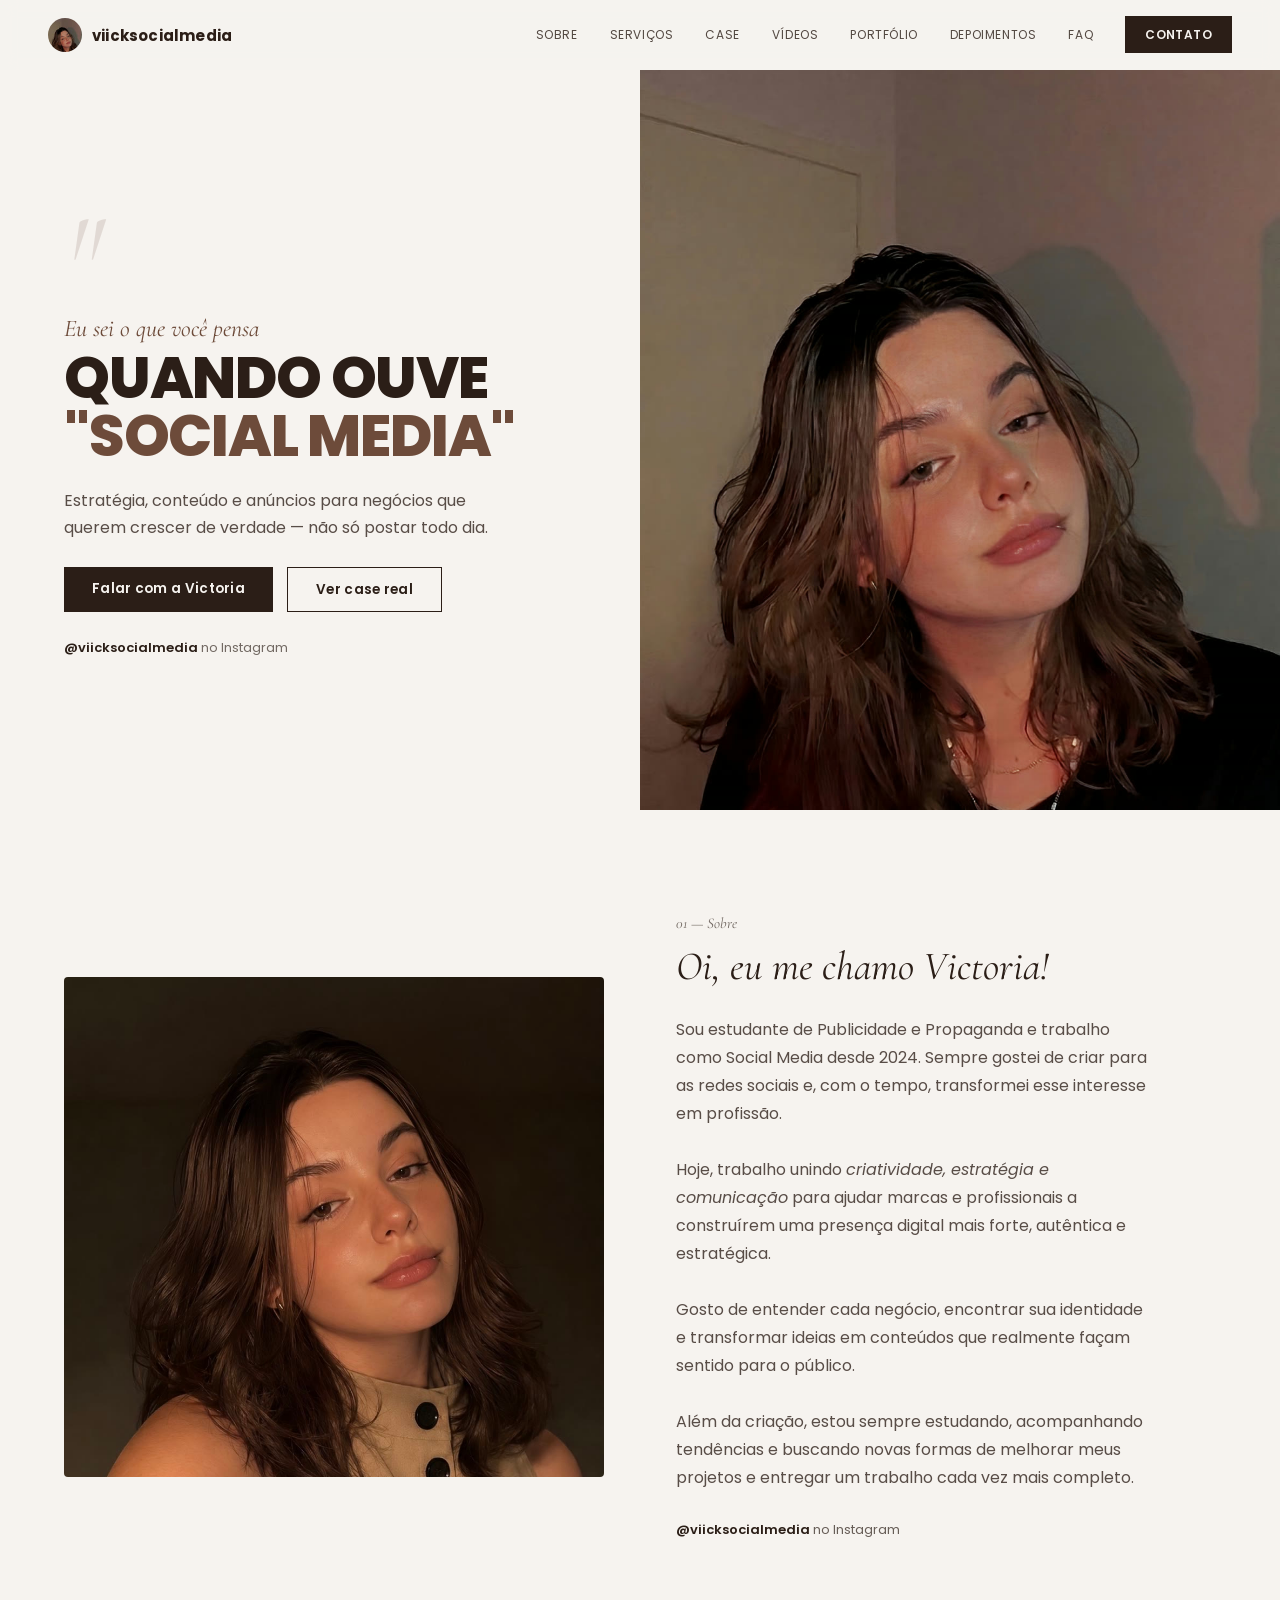
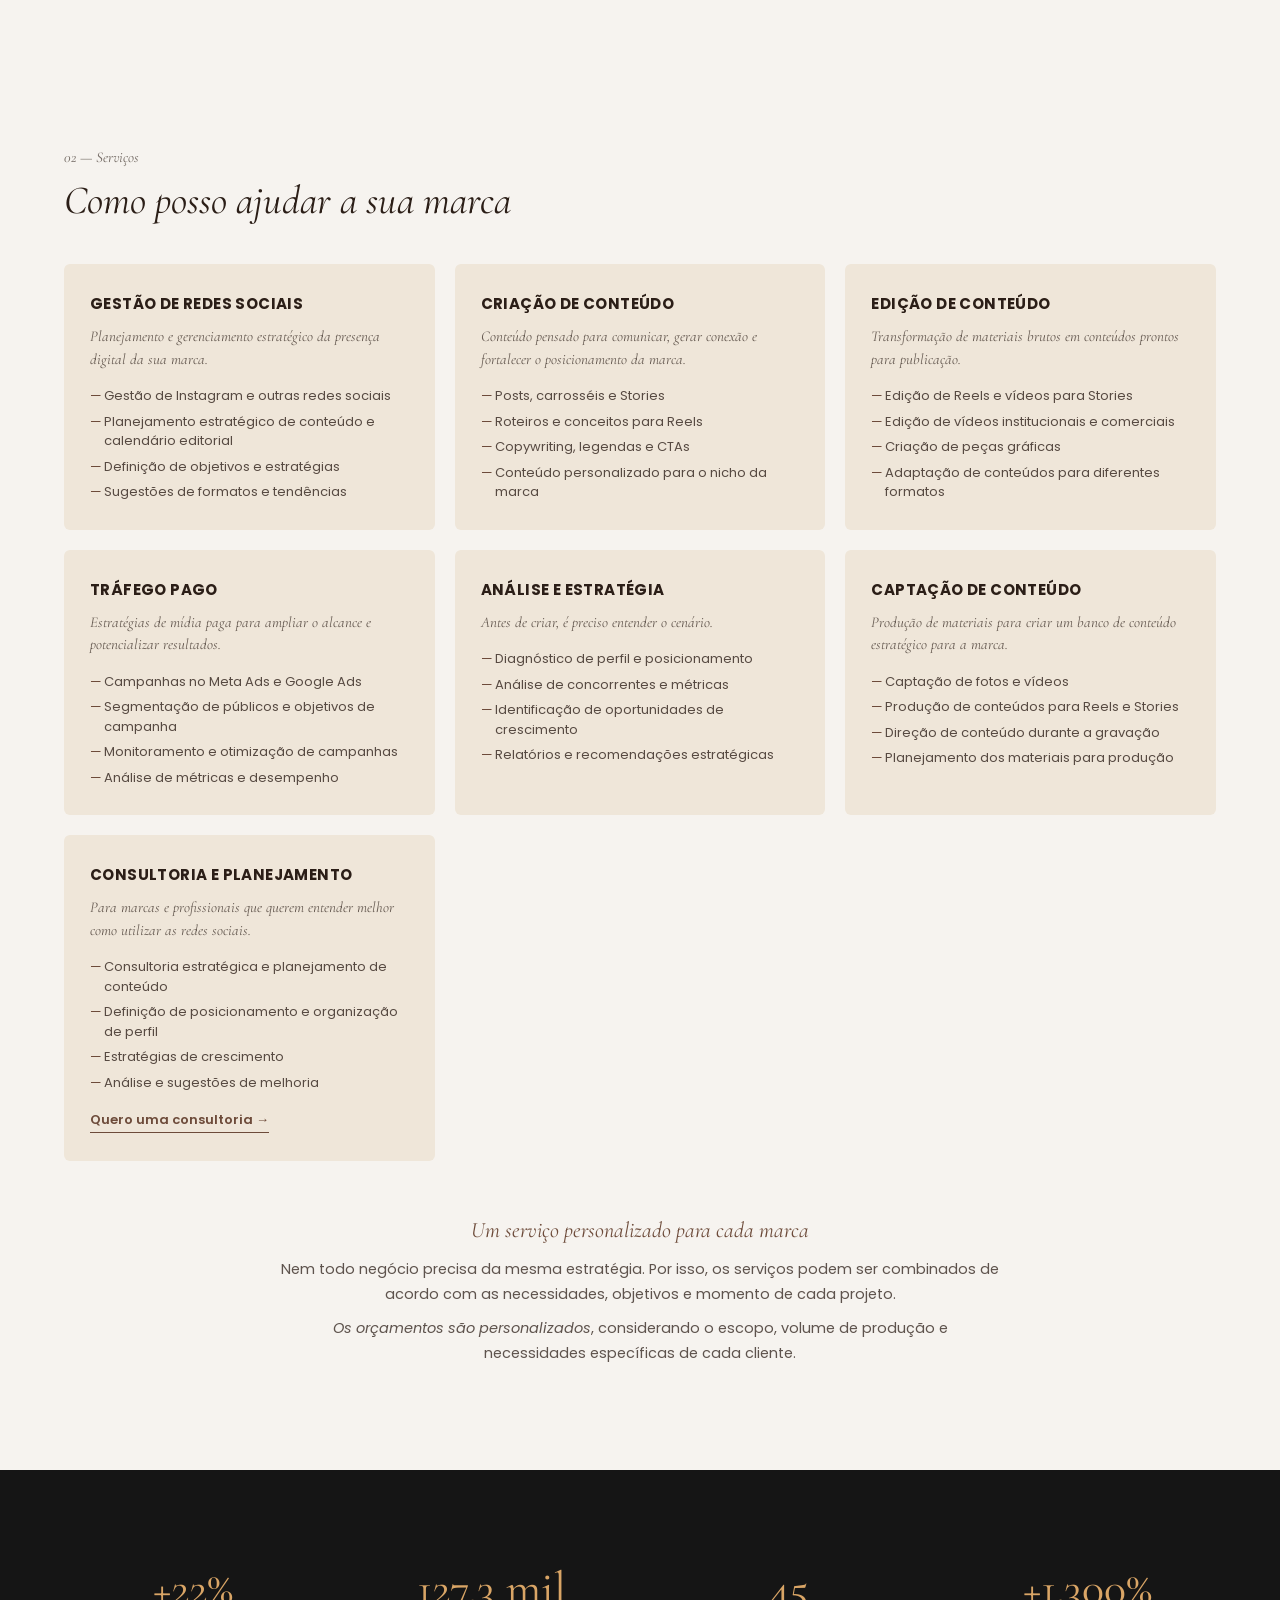
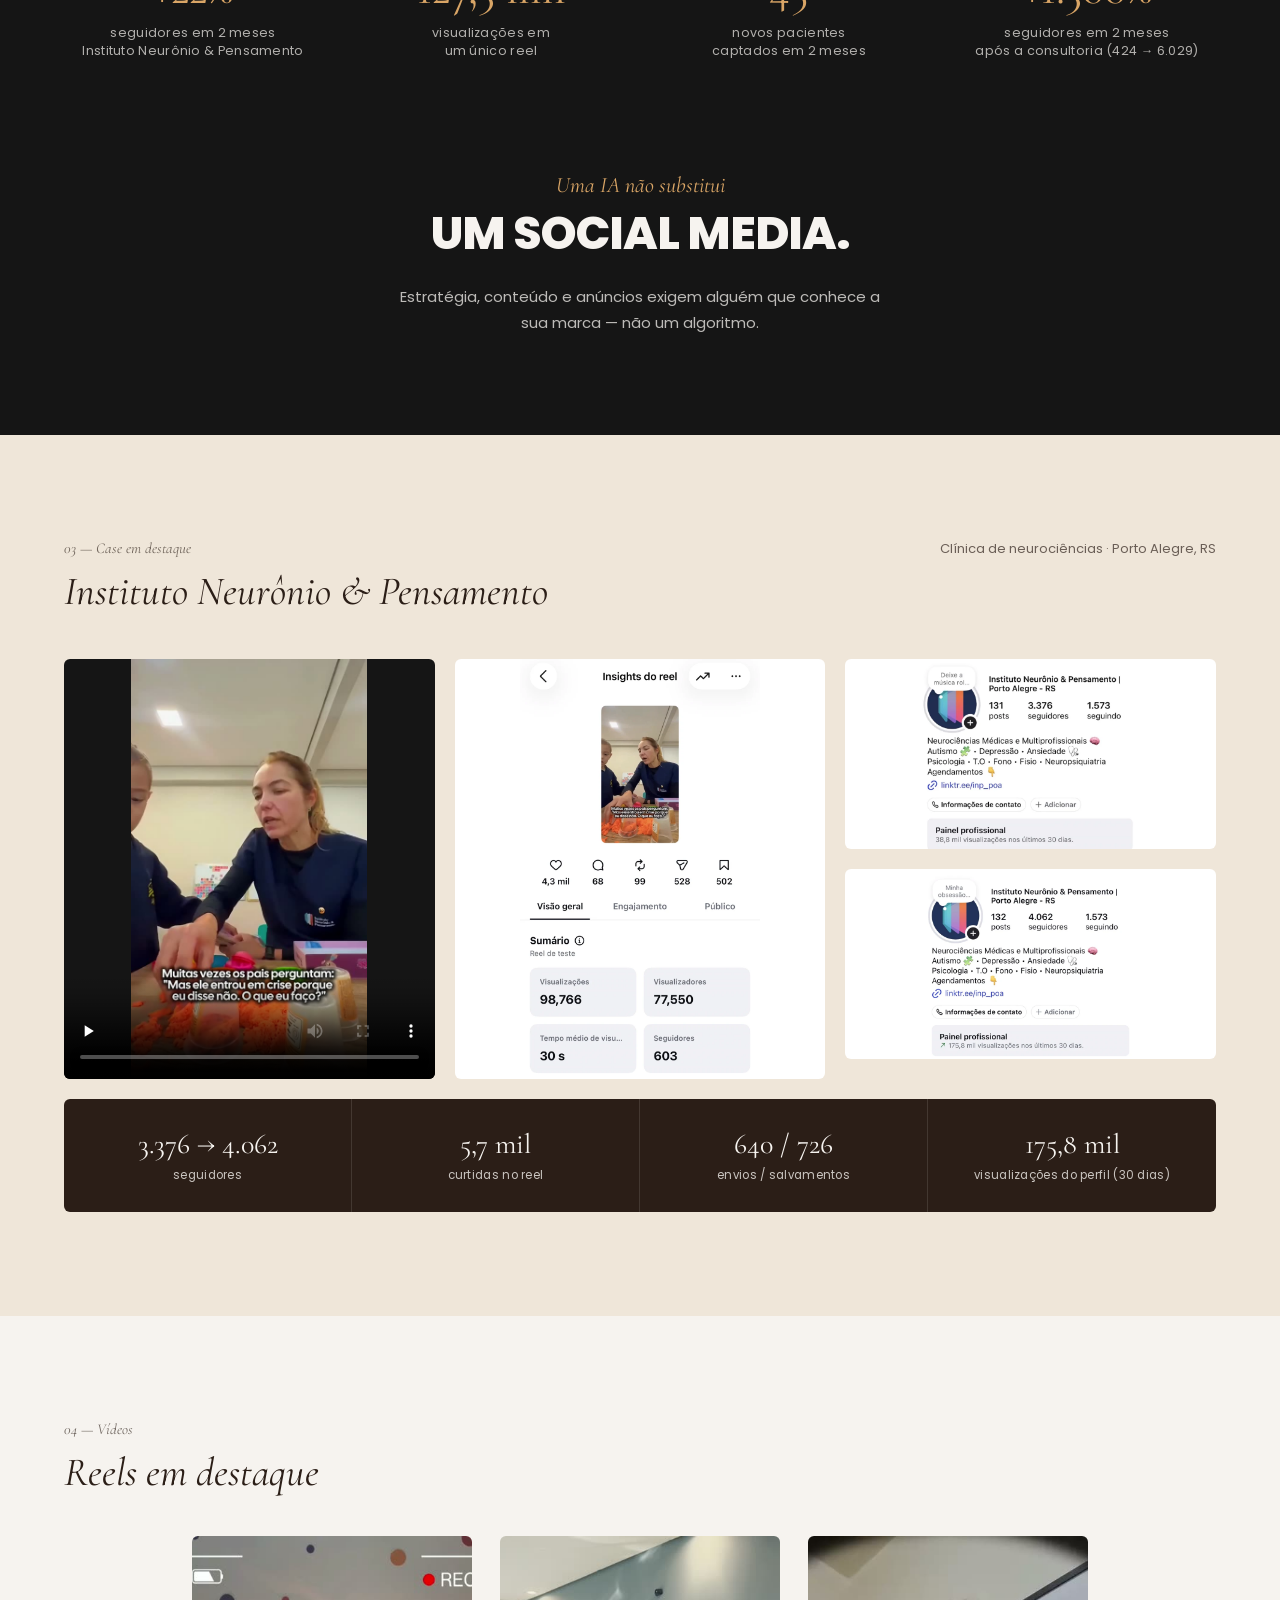
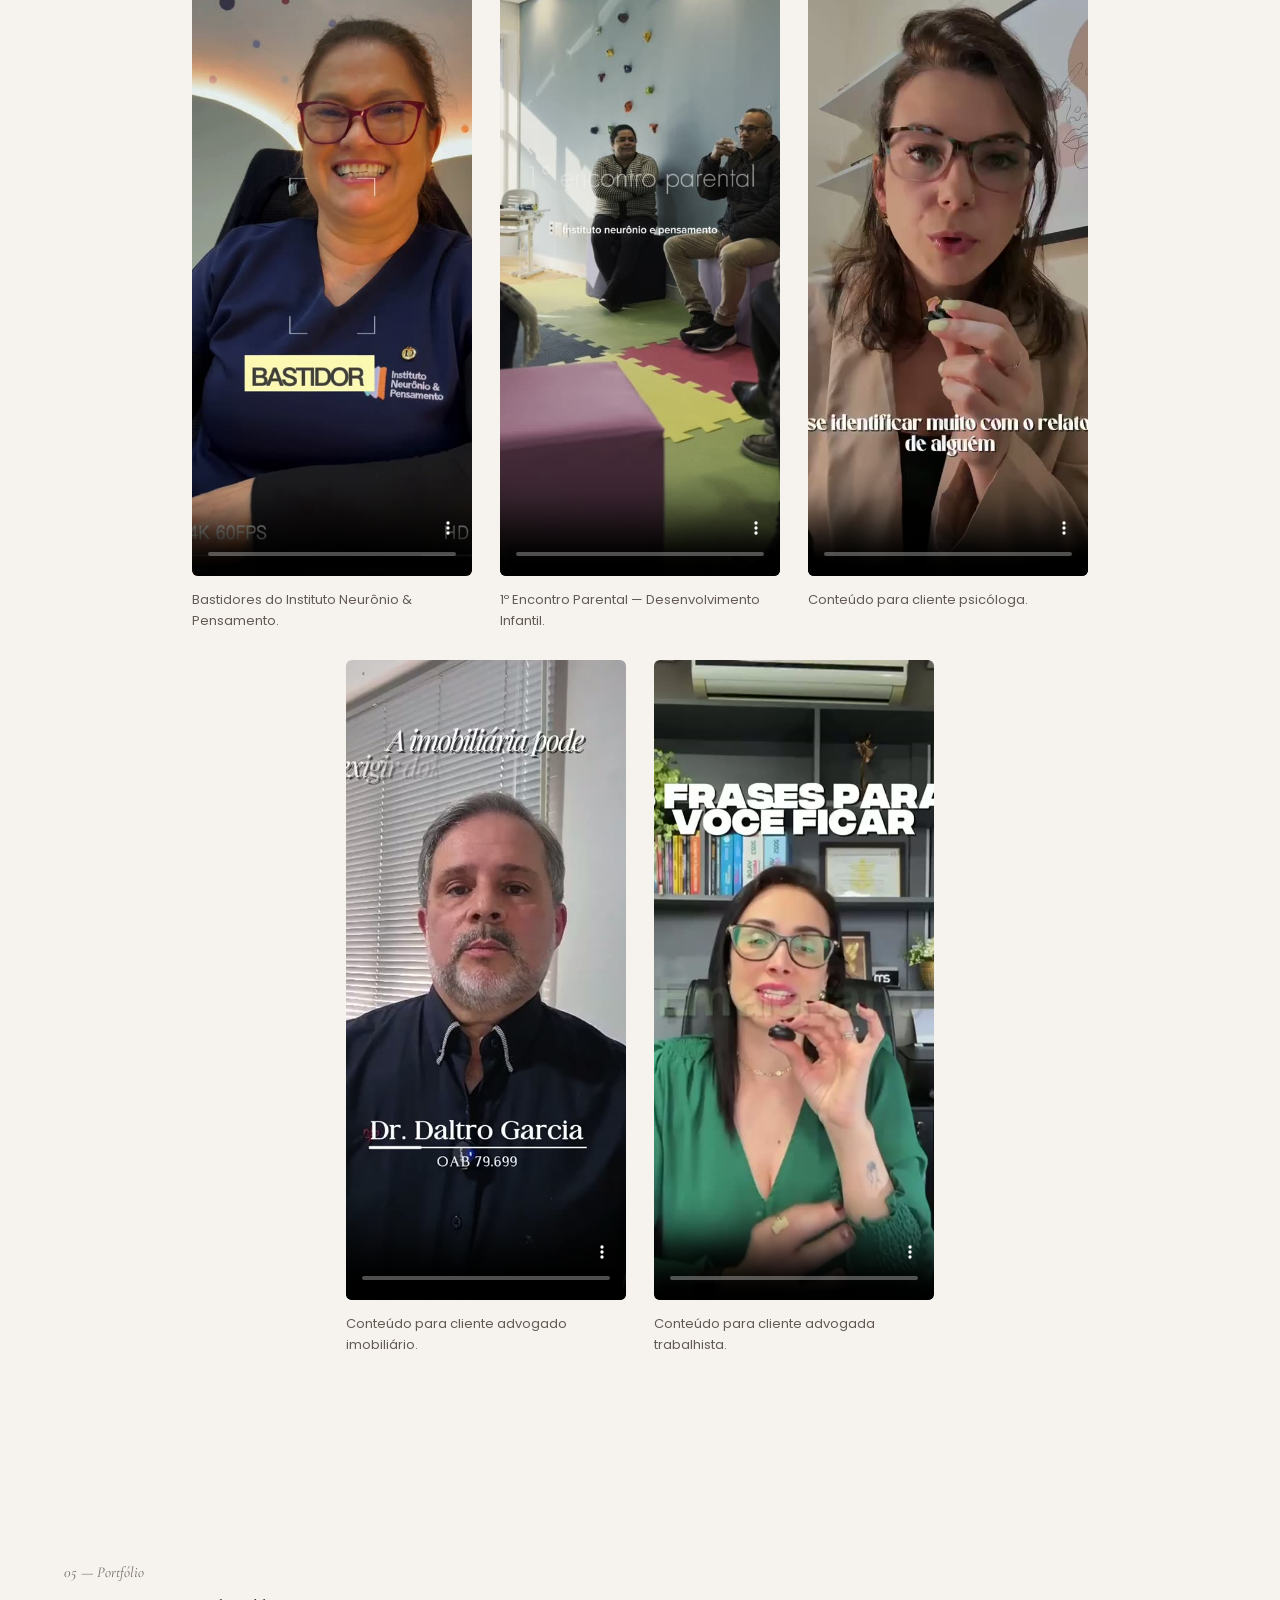
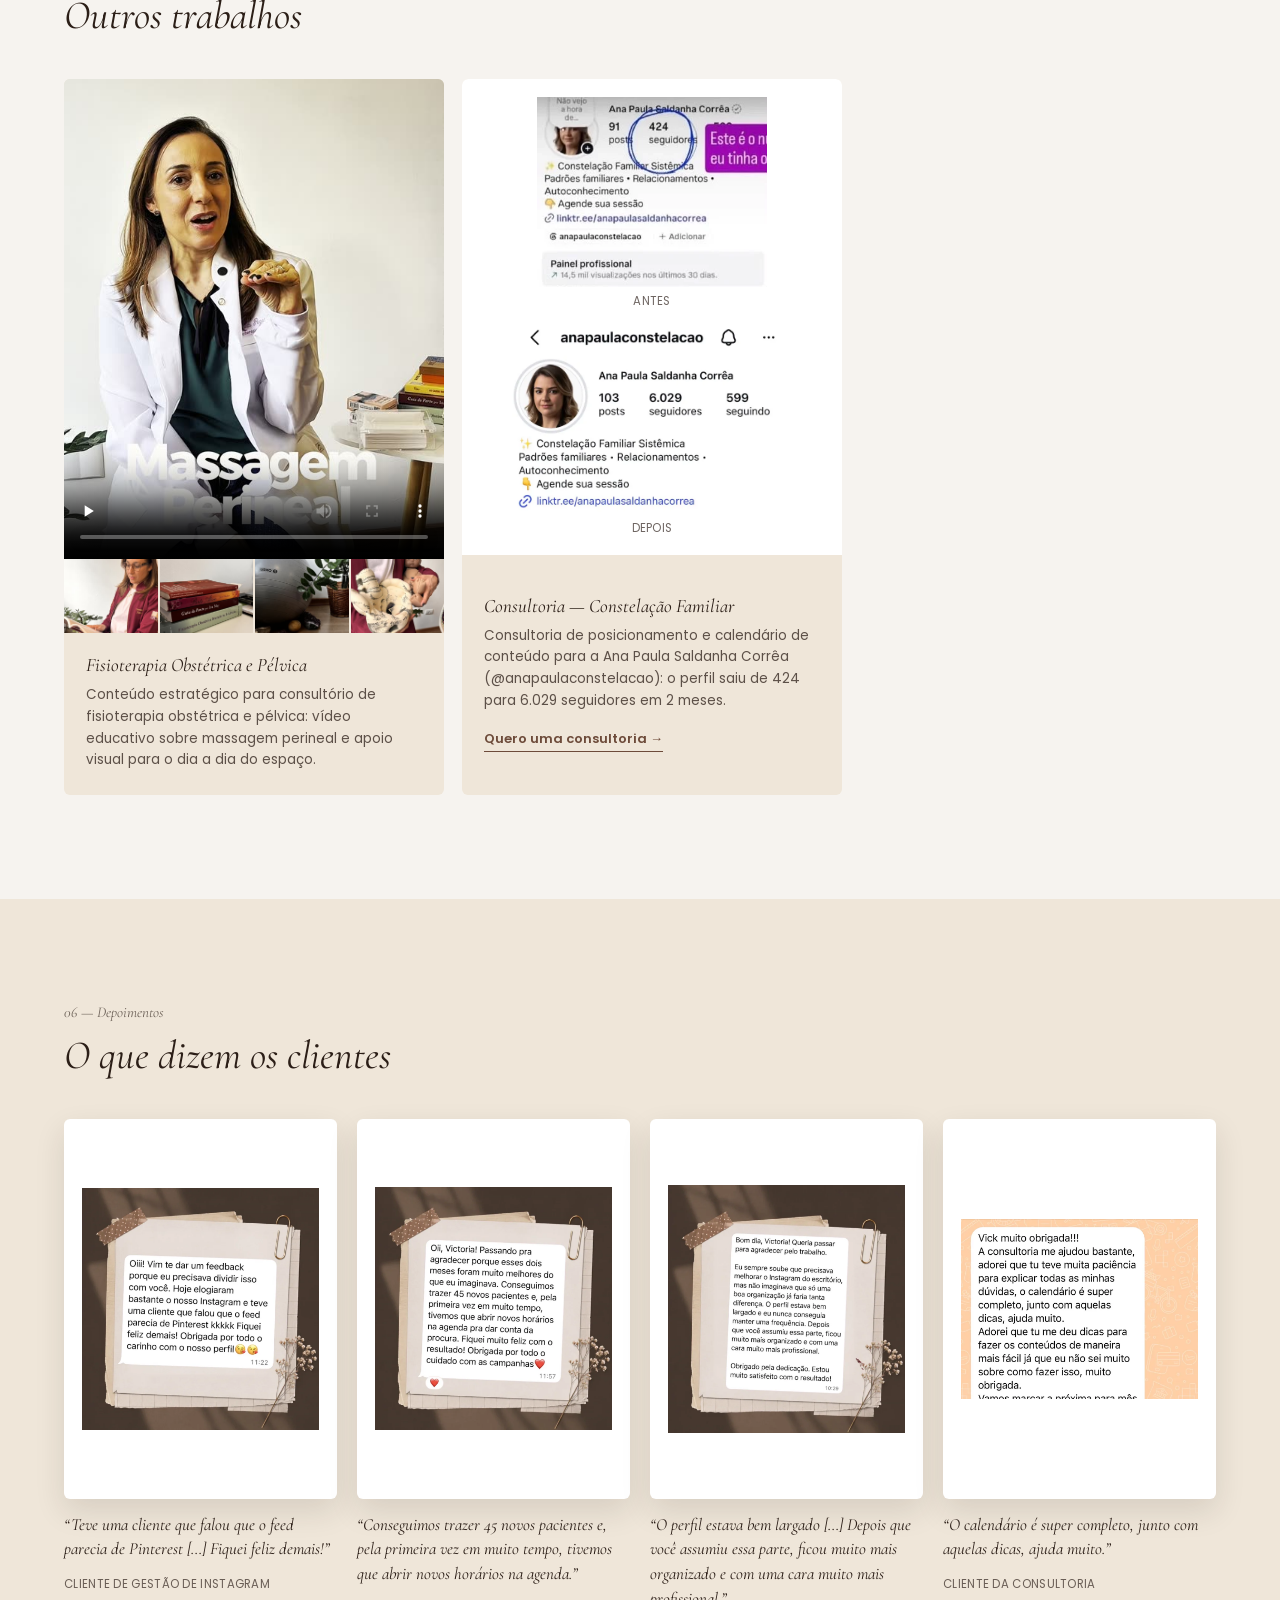
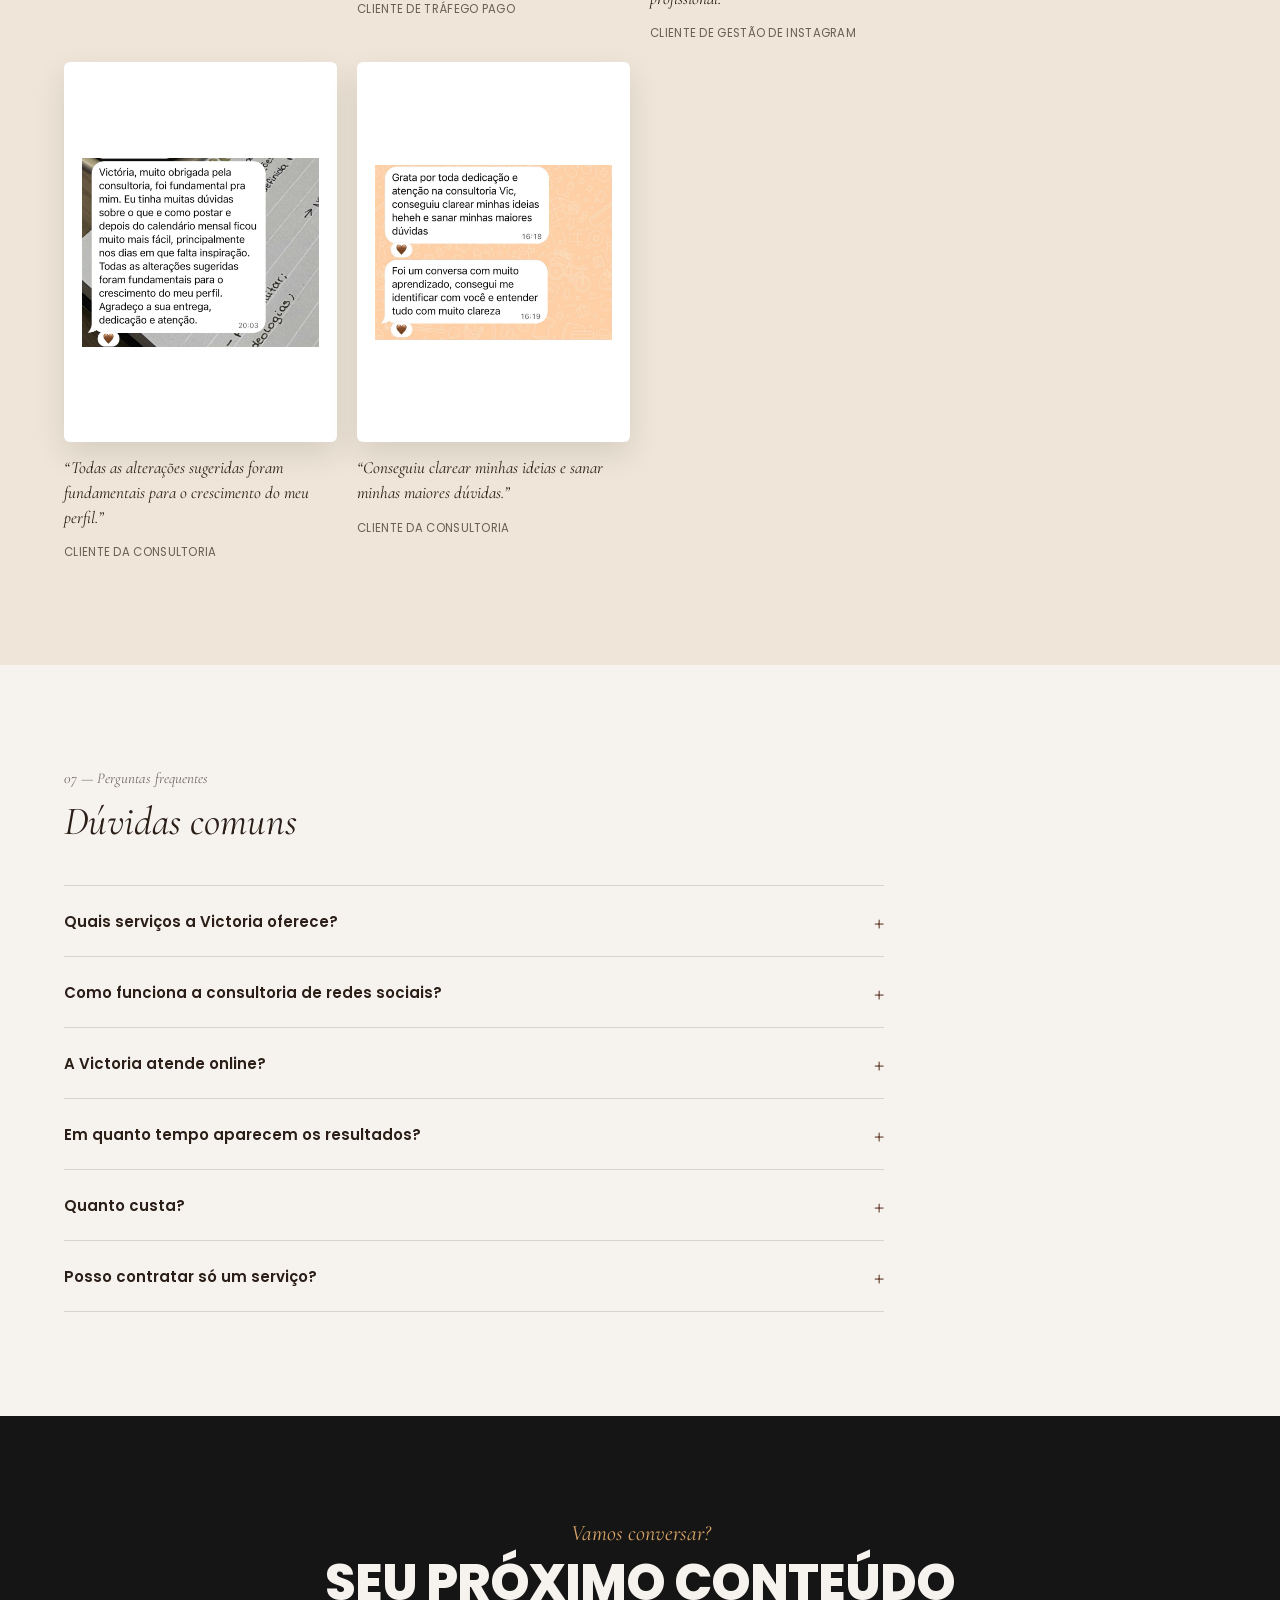
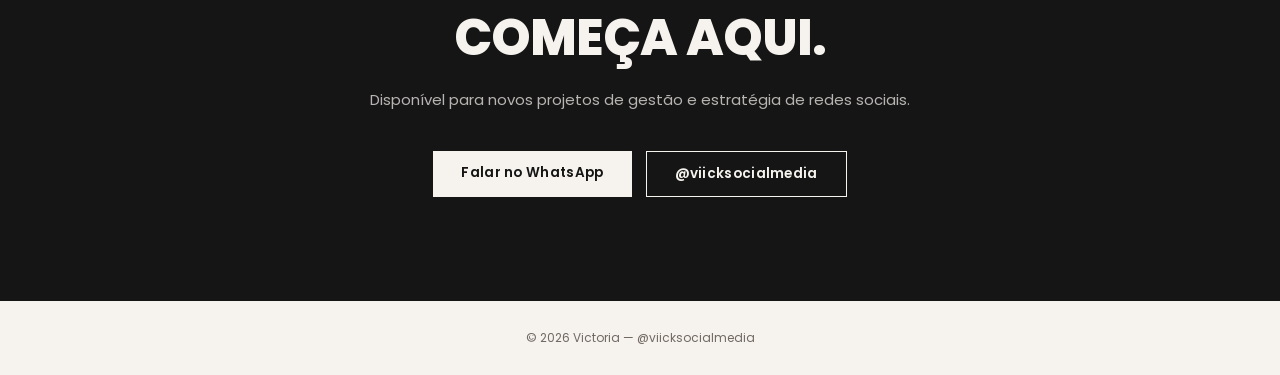
<file: index.html>
<!DOCTYPE html>
<html lang="pt-BR">
<head>
  <meta charset="UTF-8">
  <meta name="viewport" content="width=device-width, initial-scale=1">
  <title>Victoria — Social Media Manager | @viicksocialmedia</title>
  <meta name="description" content="Estratégia, conteúdo e anúncios para negócios que querem crescer de verdade. Social media manager — @viicksocialmedia.">
  <link rel="canonical" href="https://victoria-social-media-site.vercel.app/">

  <link rel="icon" href="assets/victoria-avatar.jpg" type="image/jpeg">
  <link rel="apple-touch-icon" href="assets/victoria-avatar.jpg">

  <meta property="og:type" content="website">
  <meta property="og:locale" content="pt_BR">
  <meta property="og:url" content="https://victoria-social-media-site.vercel.app/">
  <meta property="og:title" content="Victoria — Social Media Manager | @viicksocialmedia">
  <meta property="og:description" content="Estratégia, conteúdo e anúncios para negócios que querem crescer de verdade. Social media manager — @viicksocialmedia.">
  <meta property="og:image" content="https://victoria-social-media-site.vercel.app/assets/og-image.jpg">
  <meta property="og:image:width" content="1200">
  <meta property="og:image:height" content="630">
  <meta property="og:image:alt" content="Victoria, Social Media Manager — @viicksocialmedia">
  <meta name="twitter:card" content="summary_large_image">

  <link rel="preconnect" href="https://fonts.googleapis.com">
  <link rel="preconnect" href="https://fonts.gstatic.com" crossorigin>
  <link rel="stylesheet" href="https://fonts.googleapis.com/css2?family=Cormorant+Garamond:ital,wght@0,400;0,500;0,600;1,400;1,500;1,600&family=Poppins:wght@300;400;500;600;700;800&display=swap">
  <link rel="preload" as="image" href="assets/victoria-hero.jpg" fetchpriority="high">
  <link rel="stylesheet" href="src/styles/tokens.css">
  <link rel="stylesheet" href="src/styles/main.css">

  <script type="application/ld+json">
  {
    "@context": "https://schema.org",
    "@type": "Person",
    "name": "Victoria",
    "alternateName": "@viicksocialmedia",
    "jobTitle": "Social Media Manager",
    "description": "Estratégia, conteúdo e anúncios para negócios que querem crescer de verdade.",
    "url": "https://victoria-social-media-site.vercel.app/",
    "image": "https://victoria-social-media-site.vercel.app/assets/victoria-hero.jpg",
    "sameAs": [
      "https://www.instagram.com/viicksocialmedia/"
    ],
    "knowsAbout": [
      "Gestão de redes sociais",
      "Criação de conteúdo",
      "Edição de conteúdo",
      "Tráfego pago",
      "Análise e estratégia de redes sociais",
      "Captação de conteúdo",
      "Consultoria em redes sociais"
    ]
  }
  </script>
  <script type="application/ld+json">
  {
    "@context": "https://schema.org",
    "@type": "ProfessionalService",
    "name": "Victoria — Social Media Manager",
    "alternateName": "@viicksocialmedia",
    "url": "https://victoria-social-media-site.vercel.app/",
    "image": "https://victoria-social-media-site.vercel.app/assets/og-image.jpg",
    "description": "Gestão de redes sociais, criação e edição de conteúdo, tráfego pago, captação e consultoria para negócios que querem crescer de verdade.",
    "areaServed": {
      "@type": "Country",
      "name": "Brasil"
    },
    "telephone": "+55 55 9625-3172",
    "sameAs": [
      "https://www.instagram.com/viicksocialmedia/"
    ],
    "priceRange": "Sob orçamento",
    "hasOfferCatalog": {
      "@type": "OfferCatalog",
      "name": "Serviços",
      "itemListElement": [
        {
          "@type": "Offer",
          "itemOffered": {
            "@type": "Service",
            "name": "Gestão de Redes Sociais"
          }
        },
        {
          "@type": "Offer",
          "itemOffered": {
            "@type": "Service",
            "name": "Criação de Conteúdo"
          }
        },
        {
          "@type": "Offer",
          "itemOffered": {
            "@type": "Service",
            "name": "Edição de Conteúdo"
          }
        },
        {
          "@type": "Offer",
          "itemOffered": {
            "@type": "Service",
            "name": "Tráfego Pago"
          }
        },
        {
          "@type": "Offer",
          "itemOffered": {
            "@type": "Service",
            "name": "Análise e Estratégia"
          }
        },
        {
          "@type": "Offer",
          "itemOffered": {
            "@type": "Service",
            "name": "Captação de Conteúdo"
          }
        },
        {
          "@type": "Offer",
          "itemOffered": {
            "@type": "Service",
            "name": "Consultoria e Planejamento"
          }
        }
      ]
    }
  }
  </script>
  <script type="application/ld+json">
  {
    "@context": "https://schema.org",
    "@type": "FAQPage",
    "mainEntity": [
      {
        "@type": "Question",
        "name": "Quais serviços a Victoria oferece?",
        "acceptedAnswer": {
          "@type": "Answer",
          "text": "Gestão de redes sociais, criação de conteúdo, edição de conteúdo, tráfego pago (Meta Ads e Google Ads), análise e estratégia, captação de fotos e vídeos e consultoria e planejamento. Os serviços podem ser contratados separados ou combinados."
        }
      },
      {
        "@type": "Question",
        "name": "Como funciona a consultoria de redes sociais?",
        "acceptedAnswer": {
          "@type": "Answer",
          "text": "A consultoria começa com um diagnóstico do perfil e do posicionamento. A partir disso, você recebe sugestões de melhoria, organização do perfil, estratégias de crescimento e um calendário de conteúdo, com dicas práticas para produzir os posts de forma mais fácil no dia a dia."
        }
      },
      {
        "@type": "Question",
        "name": "A Victoria atende online?",
        "acceptedAnswer": {
          "@type": "Answer",
          "text": "Sim. O atendimento é online, para clientes de todo o Brasil. A captação presencial de fotos e vídeos é combinada conforme a localização."
        }
      },
      {
        "@type": "Question",
        "name": "Em quanto tempo aparecem os resultados?",
        "acceptedAnswer": {
          "@type": "Answer",
          "text": "Depende do ponto de partida e do serviço contratado. Nos cases do site, os resultados vieram em cerca de 2 meses: +22% de seguidores no Instituto Neurônio & Pensamento, 45 novos pacientes com campanhas de tráfego pago e um perfil que saiu de 424 para mais de 6 mil seguidores depois da consultoria."
        }
      },
      {
        "@type": "Question",
        "name": "Quanto custa?",
        "acceptedAnswer": {
          "@type": "Answer",
          "text": "Os orçamentos são personalizados, considerando o escopo, o volume de produção e as necessidades de cada cliente. Chame no WhatsApp para receber uma proposta."
        }
      },
      {
        "@type": "Question",
        "name": "Posso contratar só um serviço?",
        "acceptedAnswer": {
          "@type": "Answer",
          "text": "Pode. Nem todo negócio precisa da mesma estratégia, então os serviços podem ser contratados individualmente ou combinados de acordo com o objetivo e o momento do projeto."
        }
      }
    ]
  }
  </script>
</head>
<body>
  <div class="page">

    <a class="skip-link" href="#main-content">Pular para o conteúdo</a>

    <!-- NAV -->
    <header class="nav">
      <div class="nav__brand">
        <img class="nav__avatar" src="assets/victoria-avatar.jpg" alt="Victoria" width="34" height="34">
        <span class="nav__wordmark">viicksocialmedia</span>
      </div>
      <nav aria-label="Navegação principal">
        <ul class="nav__links" role="list">
          <li><a class="nav__link" href="#sobre">Sobre</a></li>
          <li><a class="nav__link" href="#servicos">Serviços</a></li>
          <li><a class="nav__link" href="#case">Case</a></li>
          <li><a class="nav__link" href="#videos">Vídeos</a></li>
          <li><a class="nav__link" href="#portfolio">Portfólio</a></li>
          <li><a class="nav__link" href="#depoimentos">Depoimentos</a></li>
          <li><a class="nav__link" href="#faq">FAQ</a></li>
          <li><a class="nav__cta" href="https://wa.me/555596253172?text=Ol%C3%A1%2C%20Victoria!%20Vi%20seu%20site%20e%20quero%20saber%20mais%20sobre%20seus%20servi%C3%A7os." target="_blank" rel="noopener">Contato<span class="visually-hidden"> via WhatsApp (abre em nova aba)</span></a></li>
        </ul>
      </nav>
    </header>

    <main id="main-content">
      <!-- HERO -->
      <section class="hero" aria-label="Apresentação">
        <div class="hero__content">
          <div class="hero__quote" aria-hidden="true">"</div>
          <div>
            <p class="hero__eyebrow">Eu sei o que você pensa</p>
            <h1 class="hero__headline">quando ouve<br><span class="hero__headline-accent">"<span lang="en">social media</span>"</span></h1>
            <p class="hero__lead">Estratégia, conteúdo e anúncios para negócios que querem crescer de verdade — não só postar todo dia.</p>
          </div>
          <div class="hero__ctas">
            <a class="btn btn--solid" href="https://wa.me/555596253172?text=Ol%C3%A1%2C%20Victoria!%20Vi%20seu%20site%20e%20quero%20saber%20mais%20sobre%20seus%20servi%C3%A7os." target="_blank" rel="noopener">Falar com a Victoria<span class="visually-hidden"> (abre o WhatsApp em nova aba)</span></a>
            <a class="btn btn--outline" href="#case">Ver case real</a>
          </div>
          <p class="hero__handle">
            <a href="https://www.instagram.com/viicksocialmedia/" target="_blank" rel="noopener">@viicksocialmedia<span class="visually-hidden"> (abre o Instagram em nova aba)</span></a> no Instagram
          </p>
        </div>
        <div class="hero__media">
          <img class="hero__image" src="assets/victoria-hero.jpg" alt="Retrato de Victoria" width="1000" height="1526" fetchpriority="high">
        </div>
      </section>

      <!-- SOBRE -->
      <section id="sobre" class="about">
        <img class="about__photo" src="assets/victoria-about.jpg" alt="Victoria" width="1000" height="1309" loading="lazy">
        <div>
          <p class="section__index">01 — Sobre</p>
          <h2 class="about__headline">Oi, eu me chamo Victoria!</h2>
          <p class="about__bio">Sou estudante de Publicidade e Propaganda e trabalho como Social Media desde 2024. Sempre gostei de criar para as redes sociais e, com o tempo, transformei esse interesse em profissão.</p>
          <p class="about__bio">Hoje, trabalho unindo <em>criatividade, estratégia e comunicação</em> para ajudar marcas e profissionais a construírem uma presença digital mais forte, autêntica e estratégica.</p>
          <p class="about__bio">Gosto de entender cada negócio, encontrar sua identidade e transformar ideias em conteúdos que realmente façam sentido para o público.</p>
          <p class="about__bio">Além da criação, estou sempre estudando, acompanhando tendências e buscando novas formas de melhorar meus projetos e entregar um trabalho cada vez mais completo.</p>
          <p class="about__handle">
            <a href="https://www.instagram.com/viicksocialmedia/" target="_blank" rel="noopener">@viicksocialmedia<span class="visually-hidden"> (abre o Instagram em nova aba)</span></a> no Instagram
          </p>
        </div>
      </section>

      <!-- SERVIÇOS -->
      <section id="servicos" class="services">
        <p class="section__index">02 — Serviços</p>
        <h2 class="services__headline">Como posso ajudar a sua marca</h2>
        <div class="services__grid">
          <article class="services__card">
            <h3 class="services__card-title">Gestão de Redes Sociais</h3>
            <p class="services__card-desc">Planejamento e gerenciamento estratégico da presença digital da sua marca.</p>
            <ul class="services__card-list" role="list">
              <li>Gestão de Instagram e outras redes sociais</li>
              <li>Planejamento estratégico de conteúdo e calendário editorial</li>
              <li>Definição de objetivos e estratégias</li>
              <li>Sugestões de formatos e tendências</li>
            </ul>
          </article>
          <article class="services__card">
            <h3 class="services__card-title">Criação de Conteúdo</h3>
            <p class="services__card-desc">Conteúdo pensado para comunicar, gerar conexão e fortalecer o posicionamento da marca.</p>
            <ul class="services__card-list" role="list">
              <li>Posts, carrosséis e Stories</li>
              <li>Roteiros e conceitos para Reels</li>
              <li>Copywriting, legendas e CTAs</li>
              <li>Conteúdo personalizado para o nicho da marca</li>
            </ul>
          </article>
          <article class="services__card">
            <h3 class="services__card-title">Edição de Conteúdo</h3>
            <p class="services__card-desc">Transformação de materiais brutos em conteúdos prontos para publicação.</p>
            <ul class="services__card-list" role="list">
              <li>Edição de Reels e vídeos para Stories</li>
              <li>Edição de vídeos institucionais e comerciais</li>
              <li>Criação de peças gráficas</li>
              <li>Adaptação de conteúdos para diferentes formatos</li>
            </ul>
          </article>
          <article class="services__card">
            <h3 class="services__card-title">Tráfego Pago</h3>
            <p class="services__card-desc">Estratégias de mídia paga para ampliar o alcance e potencializar resultados.</p>
            <ul class="services__card-list" role="list">
              <li>Campanhas no Meta Ads e Google Ads</li>
              <li>Segmentação de públicos e objetivos de campanha</li>
              <li>Monitoramento e otimização de campanhas</li>
              <li>Análise de métricas e desempenho</li>
            </ul>
          </article>
          <article class="services__card">
            <h3 class="services__card-title">Análise e Estratégia</h3>
            <p class="services__card-desc">Antes de criar, é preciso entender o cenário.</p>
            <ul class="services__card-list" role="list">
              <li>Diagnóstico de perfil e posicionamento</li>
              <li>Análise de concorrentes e métricas</li>
              <li>Identificação de oportunidades de crescimento</li>
              <li>Relatórios e recomendações estratégicas</li>
            </ul>
          </article>
          <article class="services__card">
            <h3 class="services__card-title">Captação de Conteúdo</h3>
            <p class="services__card-desc">Produção de materiais para criar um banco de conteúdo estratégico para a marca.</p>
            <ul class="services__card-list" role="list">
              <li>Captação de fotos e vídeos</li>
              <li>Produção de conteúdos para Reels e Stories</li>
              <li>Direção de conteúdo durante a gravação</li>
              <li>Planejamento dos materiais para produção</li>
            </ul>
          </article>
          <article class="services__card">
            <h3 class="services__card-title">Consultoria e Planejamento</h3>
            <p class="services__card-desc">Para marcas e profissionais que querem entender melhor como utilizar as redes sociais.</p>
            <ul class="services__card-list" role="list">
              <li>Consultoria estratégica e planejamento de conteúdo</li>
              <li>Definição de posicionamento e organização de perfil</li>
              <li>Estratégias de crescimento</li>
              <li>Análise e sugestões de melhoria</li>
            </ul>
            <a class="services__card-cta" href="https://wa.me/555596253172?text=Ol%C3%A1%2C%20Victoria!%20Vi%20seu%20site%20e%20quero%20saber%20mais%20sobre%20a%20consultoria." target="_blank" rel="noopener">Quero uma consultoria<span class="visually-hidden"> (abre o WhatsApp em nova aba)</span></a>
          </article>
        </div>
        <div class="services__note">
          <p class="services__note-eyebrow">Um serviço personalizado para cada marca</p>
          <p class="services__note-text">Nem todo negócio precisa da mesma estratégia. Por isso, os serviços podem ser combinados de acordo com as necessidades, objetivos e momento de cada projeto.</p>
          <p class="services__note-text"><em>Os orçamentos são personalizados</em>, considerando o escopo, volume de produção e necessidades específicas de cada cliente.</p>
        </div>
      </section>

      <!-- MÉTRICAS + MANIFESTO (faixa escura) -->
      <section class="band--dark" aria-label="Métricas e manifesto">
        <ul class="metrics" role="list">
          <li>
            <div class="metrics__number">+22%</div>
            <p class="metrics__caption">seguidores em 2 meses<br>Instituto Neurônio &amp; Pensamento</p>
          </li>
          <li>
            <div class="metrics__number">127,3 mil</div>
            <p class="metrics__caption">visualizações em<br>um único reel</p>
          </li>
          <li>
            <div class="metrics__number">45</div>
            <p class="metrics__caption">novos pacientes<br>captados em 2 meses</p>
          </li>
          <li>
            <div class="metrics__number">+1.300%</div>
            <p class="metrics__caption">seguidores em 2 meses<br>após a consultoria (424 → 6.029)</p>
          </li>
        </ul>
        <div class="manifesto">
          <div class="manifesto__inner">
            <p class="manifesto__eyebrow">Uma IA não substitui</p>
            <h2 class="manifesto__headline">um social media.</h2>
            <p class="manifesto__text">Estratégia, conteúdo e anúncios exigem alguém que conhece a sua marca — não um algoritmo.</p>
          </div>
        </div>
      </section>

      <!-- CASE EM DESTAQUE (faixa tan) -->
      <section id="case" class="case band--tan">
        <div class="case__header">
          <div>
            <p class="section__index">03 — Case em destaque</p>
            <h2 class="case__title">Instituto Neurônio &amp; Pensamento</h2>
          </div>
          <p class="case__location">Clínica de neurociências · Porto Alegre, RS</p>
        </div>

        <div class="case__grid">
          <video class="case__video" controls preload="none" poster="assets/reel-parental-workshop-poster.jpg" width="608" height="1080" aria-label="Reel que gerou os resultados deste case">
            <source src="assets/reel-parental-workshop.mp4" type="video/mp4">
            Seu navegador não suporta reprodução de vídeo.
          </video>
          <img class="case__image case__image--on-white" src="assets/inp-reel-insights.webp" alt="Insights do reel: 98,7 mil visualizações" width="800" height="1404" loading="lazy">
          <div class="case__stacked">
            <img class="case__image case__image--on-white" src="assets/testimonial-2.webp" alt="Perfil antes: 3.376 seguidores" width="700" height="600" loading="lazy">
            <img class="case__image case__image--on-white" src="assets/inp-profile-after.webp" alt="Perfil depois: 4.062 seguidores" width="700" height="618" loading="lazy">
          </div>
        </div>

        <ul class="case__stats" role="list">
          <li class="case__stat">
            <div class="case__stat-number">3.376 → 4.062</div>
            <div class="case__stat-caption">seguidores</div>
          </li>
          <li class="case__stat">
            <div class="case__stat-number">5,7 mil</div>
            <div class="case__stat-caption">curtidas no reel</div>
          </li>
          <li class="case__stat">
            <div class="case__stat-number">640 / 726</div>
            <div class="case__stat-caption">envios / salvamentos</div>
          </li>
          <li class="case__stat">
            <div class="case__stat-number">175,8 mil</div>
            <div class="case__stat-caption">visualizações do perfil (30 dias)</div>
          </li>
        </ul>
      </section>

      <!-- VÍDEOS / REELS -->
      <section id="videos" class="videos">
        <p class="section__index">04 — Vídeos</p>
        <h2 class="videos__headline">Reels em destaque</h2>
        <div class="videos__grid">
          <figure class="videos__item">
            <video class="videos__video" controls preload="none" poster="assets/reel-bastidor-inp-poster.jpg" width="608" height="1080">
              <source src="assets/reel-bastidor-inp.mp4" type="video/mp4">
              Seu navegador não suporta reprodução de vídeo.
            </video>
            <figcaption class="videos__caption">Bastidores do Instituto Neurônio &amp; Pensamento.</figcaption>
          </figure>
          <figure class="videos__item">
            <video class="videos__video" controls preload="none" poster="assets/reel-encontro-parental-poster.jpg" width="608" height="1080">
              <source src="assets/reel-encontro-parental.mp4" type="video/mp4">
              Seu navegador não suporta reprodução de vídeo.
            </video>
            <figcaption class="videos__caption">1º Encontro Parental — Desenvolvimento Infantil.</figcaption>
          </figure>
          <figure class="videos__item">
            <video class="videos__video" controls preload="none" poster="assets/reel-cliente-psicologa-poster.jpg" width="576" height="1024">
              <source src="assets/reel-cliente-psicologa.mp4" type="video/mp4">
              Seu navegador não suporta reprodução de vídeo.
            </video>
            <figcaption class="videos__caption">Conteúdo para cliente psicóloga.</figcaption>
          </figure>
          <figure class="videos__item">
            <video class="videos__video" controls preload="none" poster="assets/reel-cliente-advogado-imobiliario-poster.jpg" width="576" height="1024">
              <source src="assets/reel-cliente-advogado-imobiliario.mp4" type="video/mp4">
              Seu navegador não suporta reprodução de vídeo.
            </video>
            <figcaption class="videos__caption">Conteúdo para cliente advogado imobiliário.</figcaption>
          </figure>
          <figure class="videos__item">
            <video class="videos__video" controls preload="none" poster="assets/reel-cliente-advogada-trabalhista-poster.jpg" width="576" height="1024">
              <source src="assets/reel-cliente-advogada-trabalhista.mp4" type="video/mp4">
              Seu navegador não suporta reprodução de vídeo.
            </video>
            <figcaption class="videos__caption">Conteúdo para cliente advogada trabalhista.</figcaption>
          </figure>
        </div>
      </section>

      <!-- PORTFÓLIO -->
      <section id="portfolio" class="portfolio">
        <p class="section__index">05 — Portfólio</p>
        <h2 class="portfolio__headline">Outros trabalhos</h2>
        <div class="portfolio__grid">
          <article class="portfolio__case">
            <div class="portfolio__case-media">
              <video class="portfolio__case-video" controls preload="none" poster="assets/case-fisio-massagem-perineal-poster.jpg" width="608" height="1080">
                <source src="assets/case-fisio-massagem-perineal.mp4" type="video/mp4">
                Seu navegador não suporta reprodução de vídeo.
              </video>
            </div>
            <ul class="portfolio__case-strip" role="list" aria-label="Fotos do consultório de fisioterapia">
              <li><img src="assets/case-fisio-portrait.jpg" alt="Retrato da profissional de fisioterapia obstétrica e pélvica" width="400" height="533" loading="lazy"></li>
              <li><img src="assets/case-fisio-books.jpg" alt="Livros técnicos de fisioterapia obstétrica: Parto Ativo, Guia do Parto e Fisioterapia Obstétrica Baseada em Evidências" width="400" height="533" loading="lazy"></li>
              <li><img src="assets/case-fisio-decor.jpg" alt="Bola suíça de exercício e cristais decorativos no consultório" width="400" height="533" loading="lazy"></li>
              <li><img src="assets/case-fisio-product.jpg" alt="Demonstração de produto: boneca de amamentação" width="400" height="533" loading="lazy"></li>
            </ul>
            <div class="portfolio__case-body">
              <!-- TODO: confirmar nome do case/profissional com a Victoria -->
              <h3 class="portfolio__case-title">Fisioterapia Obstétrica e Pélvica</h3>
              <p class="portfolio__case-desc">Conteúdo estratégico para consultório de fisioterapia obstétrica e pélvica: vídeo educativo sobre massagem perineal e apoio visual para o dia a dia do espaço.</p>
            </div>
          </article>
          <article class="portfolio__case">
            <div class="portfolio__case-compare">
              <figure>
                <img src="assets/consultoria-profile-before.webp" alt="Perfil antes da consultoria: 424 seguidores" width="364" height="300" loading="lazy">
                <figcaption>antes</figcaption>
              </figure>
              <figure>
                <img src="assets/consultoria-profile-after.webp" alt="Perfil 2 meses depois da consultoria: 6.029 seguidores" width="700" height="458" loading="lazy">
                <figcaption>depois</figcaption>
              </figure>
            </div>
            <div class="portfolio__case-body">
              <h3 class="portfolio__case-title">Consultoria — Constelação Familiar</h3>
              <p class="portfolio__case-desc">Consultoria de posicionamento e calendário de conteúdo para a Ana Paula Saldanha Corrêa (@anapaulaconstelacao): o perfil saiu de 424 para 6.029 seguidores em 2 meses.</p>
              <a class="portfolio__case-cta" href="https://wa.me/555596253172?text=Ol%C3%A1%2C%20Victoria!%20Vi%20seu%20site%20e%20quero%20saber%20mais%20sobre%20a%20consultoria." target="_blank" rel="noopener">Quero uma consultoria<span class="visually-hidden"> (abre o WhatsApp em nova aba)</span></a>
            </div>
          </article>
        </div>
      </section>

      <!-- DEPOIMENTOS (faixa tan) -->
      <section id="depoimentos" class="testimonials band--tan">
        <p class="section__index">06 — Depoimentos</p>
        <h2 class="testimonials__headline">O que dizem os clientes</h2>
        <div class="testimonials__grid">
          <figure class="testimonials__item">
            <a class="testimonials__link" href="assets/testimonial-1.webp" target="_blank" rel="noopener"><img class="testimonials__image" src="assets/testimonial-1.webp" alt="Depoimento: feed parecia de Pinterest" width="900" height="920" loading="lazy"><span class="visually-hidden"> (ver em tamanho maior, abre em nova aba)</span></a>
            <blockquote class="testimonials__quote">“Teve uma cliente que falou que o feed parecia de Pinterest […] Fiquei feliz demais!”</blockquote>
            <figcaption class="testimonials__author">Cliente de gestão de Instagram</figcaption>
          </figure>
          <figure class="testimonials__item">
            <a class="testimonials__link" href="assets/testimonial-4.webp" target="_blank" rel="noopener"><img class="testimonials__image" src="assets/testimonial-4.webp" alt="Depoimento sobre 45 novos pacientes captados" width="900" height="921" loading="lazy"><span class="visually-hidden"> (ver em tamanho maior, abre em nova aba)</span></a>
            <blockquote class="testimonials__quote">“Conseguimos trazer 45 novos pacientes e, pela primeira vez em muito tempo, tivemos que abrir novos horários na agenda.”</blockquote>
            <figcaption class="testimonials__author">Cliente de tráfego pago</figcaption>
          </figure>
          <figure class="testimonials__item">
            <a class="testimonials__link" href="assets/testimonial-6.webp" target="_blank" rel="noopener"><img class="testimonials__image" src="assets/testimonial-6.webp" alt="Depoimento: perfil estava largado e ficou muito mais organizado e profissional" width="900" height="942" loading="lazy"><span class="visually-hidden"> (ver em tamanho maior, abre em nova aba)</span></a>
            <blockquote class="testimonials__quote">“O perfil estava bem largado […] Depois que você assumiu essa parte, ficou muito mais organizado e com uma cara muito mais profissional.”</blockquote>
            <figcaption class="testimonials__author">Cliente de gestão de Instagram</figcaption>
          </figure>
          <figure class="testimonials__item">
            <a class="testimonials__link" href="assets/testimonial-7.webp" target="_blank" rel="noopener"><img class="testimonials__image" src="assets/testimonial-7.webp" alt="Depoimento: a consultoria ajudou bastante e o calendário é super completo" width="900" height="684" loading="lazy"><span class="visually-hidden"> (ver em tamanho maior, abre em nova aba)</span></a>
            <blockquote class="testimonials__quote">“O calendário é super completo, junto com aquelas dicas, ajuda muito.”</blockquote>
            <figcaption class="testimonials__author">Cliente da consultoria</figcaption>
          </figure>
          <figure class="testimonials__item">
            <a class="testimonials__link" href="assets/testimonial-8.webp" target="_blank" rel="noopener"><img class="testimonials__image" src="assets/testimonial-8.webp" alt="Depoimento: depois do calendário mensal ficou muito mais fácil postar, e as alterações foram fundamentais para o crescimento do perfil" width="900" height="716" loading="lazy"><span class="visually-hidden"> (ver em tamanho maior, abre em nova aba)</span></a>
            <blockquote class="testimonials__quote">“Todas as alterações sugeridas foram fundamentais para o crescimento do meu perfil.”</blockquote>
            <figcaption class="testimonials__author">Cliente da consultoria</figcaption>
          </figure>
          <figure class="testimonials__item">
            <a class="testimonials__link" href="assets/testimonial-9.webp" target="_blank" rel="noopener"><img class="testimonials__image" src="assets/testimonial-9.webp" alt="Depoimento: a consultoria clareou as ideias e sanou as maiores dúvidas" width="900" height="664" loading="lazy"><span class="visually-hidden"> (ver em tamanho maior, abre em nova aba)</span></a>
            <blockquote class="testimonials__quote">“Conseguiu clarear minhas ideias e sanar minhas maiores dúvidas.”</blockquote>
            <figcaption class="testimonials__author">Cliente da consultoria</figcaption>
          </figure>
        </div>
      </section>

      <!-- FAQ -->
      <section id="faq" class="faq">
        <p class="section__index">07 — Perguntas frequentes</p>
        <h2 class="faq__headline">Dúvidas comuns</h2>
        <div class="faq__list">
          <details class="faq__item">
            <summary class="faq__question">Quais serviços a Victoria oferece?</summary>
            <p class="faq__answer">Gestão de redes sociais, criação de conteúdo, edição de conteúdo, tráfego pago (Meta Ads e Google Ads), análise e estratégia, captação de fotos e vídeos e consultoria e planejamento. Os serviços podem ser contratados separados ou combinados.</p>
          </details>
          <details class="faq__item">
            <summary class="faq__question">Como funciona a consultoria de redes sociais?</summary>
            <p class="faq__answer">A consultoria começa com um diagnóstico do perfil e do posicionamento. A partir disso, você recebe sugestões de melhoria, organização do perfil, estratégias de crescimento e um calendário de conteúdo, com dicas práticas para produzir os posts de forma mais fácil no dia a dia.</p>
          </details>
          <details class="faq__item">
            <summary class="faq__question">A Victoria atende online?</summary>
            <p class="faq__answer">Sim. O atendimento é online, para clientes de todo o Brasil. A captação presencial de fotos e vídeos é combinada conforme a localização.</p>
          </details>
          <details class="faq__item">
            <summary class="faq__question">Em quanto tempo aparecem os resultados?</summary>
            <p class="faq__answer">Depende do ponto de partida e do serviço contratado. Nos cases do site, os resultados vieram em cerca de 2 meses: +22% de seguidores no Instituto Neurônio &amp; Pensamento, 45 novos pacientes com campanhas de tráfego pago e um perfil que saiu de 424 para mais de 6 mil seguidores depois da consultoria.</p>
          </details>
          <details class="faq__item">
            <summary class="faq__question">Quanto custa?</summary>
            <p class="faq__answer">Os orçamentos são personalizados, considerando o escopo, o volume de produção e as necessidades de cada cliente. Chame no WhatsApp para receber uma proposta.</p>
          </details>
          <details class="faq__item">
            <summary class="faq__question">Posso contratar só um serviço?</summary>
            <p class="faq__answer">Pode. Nem todo negócio precisa da mesma estratégia, então os serviços podem ser contratados individualmente ou combinados de acordo com o objetivo e o momento do projeto.</p>
          </details>
        </div>
      </section>

      <!-- CONTATO (faixa escura) -->
      <section id="contato" class="contact band--dark">
        <p class="contact__eyebrow">Vamos conversar?</p>
        <h2 class="contact__headline">Seu próximo conteúdo<br>começa aqui.</h2>
        <p class="contact__text">Disponível para novos projetos de gestão e estratégia de redes sociais.</p>
        <div class="contact__ctas">
          <a class="btn btn--cream" href="https://wa.me/555596253172?text=Ol%C3%A1%2C%20Victoria!%20Vi%20seu%20site%20e%20quero%20saber%20mais%20sobre%20seus%20servi%C3%A7os." target="_blank" rel="noopener">Falar no WhatsApp<span class="visually-hidden"> (abre em nova aba)</span></a>
          <a class="btn btn--outline-cream" href="https://www.instagram.com/viicksocialmedia/" target="_blank" rel="noopener">@viicksocialmedia<span class="visually-hidden"> (abre o Instagram em nova aba)</span></a>
        </div>
      </section>
    </main>

    <footer class="footer">© 2026 Victoria — @viicksocialmedia</footer>

    <dialog id="lightbox" class="lightbox" aria-label="Depoimento ampliado">
      <button type="button" class="lightbox__close" aria-label="Fechar">&times;</button>
      <img class="lightbox__image" alt="">
      <p class="lightbox__error" hidden>Não foi possível carregar a imagem.</p>
    </dialog>

  </div>
  <script src="src/scripts/main.js" defer></script>
</body>
</html>
</file>
<file: src/styles/tokens.css>
/*
  Design Tokens — Portfólio Victoria (@viicksocialmedia)
  Fonte da verdade: prototype_extracted/design_handoff_portfolio_victoria/README.md
  Extraído em 2026-08-10. Não altere valores aqui sem atualizar o handoff
  correspondente — este arquivo é a única fonte de tokens para o projeto
  (HTML/CSS/JS puro, sem build step / sem Tailwind).

  Uso: importar/linkar este arquivo antes de qualquer outro CSS do projeto.
    <link rel="stylesheet" href="/src/styles/tokens.css">

  Fonte do Google Fonts é carregada via <link> direto no <head> do
  index.html (não @import aqui) — @import dentro de CSS cria uma cadeia
  serializada (baixa tokens.css → parseia → só então descobre a fonte),
  atrasando o render. <link> no HTML é descoberto pelo preload scanner
  junto com o resto, em paralelo.
*/

:root {
  /* ===================================================================
     COR — Fundos (background rhythm)
     A alternância de fundos é intencional: cream / dark / tan / cream /
     tan / dark, na ordem das seções da página. Nunca achatar para uma
     única cor de fundo.
     =================================================================== */
  --color-bg-cream: #F6F3EF;   /* fundo padrão: nav, hero, highlights, sobre, portfólio */
  --color-bg-tan: #EFE6D9;     /* faixa alternada: case em destaque, depoimentos */
  --color-bg-dark: #151515;    /* faixa escura: métricas+manifesto, contato */

  /* ===================================================================
     COR — Texto e acentos
     =================================================================== */
  --color-text-body: #2B1E17;      /* texto de corpo e botões escuros sobre fundo claro (cream/tan) */
  --color-text-on-dark: #F6F3EF;   /* texto sobre fundos escuros (--color-bg-dark) */
  --color-accent-terracotta: #6D4B3A; /* acento principal: links, hover, outlines, eyebrows sobre fundo claro, foco de teclado */
  --color-accent-gold: #D9A566;       /* acento sobre fundo escuro: números de estatística, eyebrows em itálico no dark band */

  /* Contraste verificado (WCAG 2.1, texto normal):
     terracotta (#6D4B3A) sobre cream (#F6F3EF) ≈ 6,99:1 — passa AA e quase AAA
     gold (#D9A566) sobre dark (#151515)         ≈ 8,29:1 — passa AAA
     text-body (#2B1E17) sobre cream (#F6F3EF)   — contraste muito alto, passa AAA
     text-on-dark (#F6F3EF) sobre dark (#151515) — contraste muito alto, passa AAA */

  /* Hover de link padrão (documentado no handoff, seção "Interactions & Behavior") */
  --color-link: var(--color-text-body);          /* estado padrão sobre fundo claro */
  --color-link-hover: var(--color-accent-terracotta); /* estado hover/focus sobre fundo claro */
  --color-link-on-dark: var(--color-text-on-dark);        /* estado padrão sobre fundo escuro */
  --color-link-on-dark-hover: #D9D2C8;                    /* cream levemente escurecido — hover sobre fundo escuro, mantém contraste */

  /* ===================================================================
     TIPOGRAFIA
     =================================================================== */
  --font-display: 'Cormorant Garamond', serif; /* eyebrows, aspas decorativas, headlines suaves/itálicas */
  --font-body: 'Poppins', sans-serif;          /* corpo de texto, nav, botões, headlines em caixa alta */

  /* Pesos usados no handoff */
  --font-weight-display-regular: 400;
  --font-weight-display-medium: 500;
  --font-weight-display-semibold: 600;

  --font-weight-body-light: 300;
  --font-weight-body-regular: 400;
  --font-weight-body-medium: 500;
  --font-weight-body-semibold: 600;
  --font-weight-body-bold: 700;   /* usado no wordmark do nav e no botão "Contato" */
  --font-weight-body-extrabold: 800; /* headlines em caixa alta (hero, manifesto, contato) */

  /* Escala de tamanho referenciada explicitamente no handoff */
  --font-size-nav-link: 12px;     /* links de navegação, uppercase, 0.8 opacidade */
  --font-size-index-label: 15px;  /* labels editoriais "01 — Sobre" etc., itálico, baixa opacidade */
  --font-size-wordmark: 15px;     /* "viicksocialmedia" no nav, Poppins 700 */
  --font-size-hero-headline: 58px; /* headline principal do hero, Poppins 800 uppercase (valor de referência desktop) */

  /* ===================================================================
     ESPAÇAMENTO
     =================================================================== */
  /* Antes clamp(90px,13vw,150px): como a maioria das seções usa este mesmo
     token no padding de cima E de baixo, o vão ENTRE duas seções somava até
     150+150=300px em telas largas — sensação de "espaço vazio demais"
     reportada. Reduzido para deixar a transição mais compacta sem perder
     a respiração entre os blocos de conteúdo. */
  --space-section-y: clamp(56px, 9vw, 104px); /* padding vertical das seções principais (hero, sobre, case, portfólio, depoimentos) */
  --space-band-y: clamp(36px, 6vw, 90px);      /* padding vertical de faixas menores (métricas, highlights) */
  --space-section-x: clamp(24px, 5vw, 64px);   /* padding horizontal de todas as seções */
  --content-max-width: 1280px;                 /* largura máxima do conteúdo, centralizado */

  /* Medidas pontuais de componentes citadas no handoff */
  --size-avatar-nav: 34px;      /* avatar circular no nav */

  /* ===================================================================
     RAIOS DE BORDA
     =================================================================== */
  --radius-sm: 4px;  /* raio mínimo em imagens e blocos de estatística */
  --radius-md: 6px;  /* raio máximo em imagens e blocos de estatística (mesma família, extremo superior) */

  /* ===================================================================
     SOMBRAS
     =================================================================== */
  --shadow-testimonial: 0 12px 30px rgba(43, 30, 23, 0.12); /* screenshots de depoimento (rgba deriva de --color-text-body #2B1E17) */

  /* ===================================================================
     ACESSIBILIDADE — foco de teclado
     =================================================================== */
  --focus-ring-color: var(--color-accent-terracotta); /* #6D4B3A — só sobre fundo claro (cream/tan): ≈6,99:1 */
  --focus-ring-color-on-dark: var(--color-accent-gold); /* #D9A566 — terracotta sobre --color-bg-dark cai para ≈2,36:1,
    abaixo do mínimo 3:1 do WCAG 2.1 SC 1.4.11 para indicadores de foco; gold sobre dark mantém ≈8,29:1 */
  --focus-ring-width: 2px;
  --focus-ring-offset: 3px;
  --focus-ring: var(--focus-ring-width) solid var(--focus-ring-color); /* usar com outline-offset: var(--focus-ring-offset) */
  --focus-ring-on-dark: var(--focus-ring-width) solid var(--focus-ring-color-on-dark);

  /* ===================================================================
     BREAKPOINTS (referência)
     O layout é fluido (CSS Grid auto-fit/minmax + clamp()), sem media
     queries fixas no design original. Estes valores documentam a faixa
     em que hero/sobre colapsam para coluna única — usar apenas como
     referência de teste, não como breakpoint obrigatório no CSS.
     =================================================================== */
  --breakpoint-stack-max: 760px; /* acima deste viewport, grids de 2 colunas tendem a manter 2 colunas */
  --breakpoint-stack-min: 600px; /* abaixo deste viewport, grids já colapsaram para 1 coluna */
}
</file>
<file: src/styles/main.css>
/*
  main.css — Landing Page Victoria (@viicksocialmedia)
  Fonte da verdade de conteúdo/valores: prototype_extracted/design_handoff_portfolio_victoria/
  Depende de tokens.css (deve ser carregado antes deste arquivo no <head>).
  Sem build step: todo valor visual vem de custom properties de tokens.css;
  valores pontuais não cobertos por um token (ex. clamp() específicos de um
  único componente do handoff) ficam inline aqui, nunca hardcoded em vários
  lugares.
*/

/* =====================================================================
   RESET MÍNIMO
   ===================================================================== */
*,
*::before,
*::after {
  box-sizing: border-box;
}

html {
  scroll-behavior: smooth;
}

@media (prefers-reduced-motion: reduce) {
  html {
    scroll-behavior: auto;
  }

  * {
    transition-duration: 0.001ms !important;
    animation-duration: 0.001ms !important;
  }
}

body {
  margin: 0;
  font-family: var(--font-body);
  color: var(--color-text-body);
  background: var(--color-bg-cream);
  overflow-x: hidden;
}

h1, h2, h3, p, dl, dd {
  margin: 0;
}

img {
  display: block;
  max-width: 100%;
}

/* =====================================================================
   LINKS — comportamento padrão (handoff: "Interactions & Behavior")
   ===================================================================== */
a {
  color: var(--color-link);
  text-decoration: none;
}

a:hover {
  color: var(--color-link-hover);
}

a:focus-visible,
summary:focus-visible {
  outline: var(--focus-ring);
  outline-offset: var(--focus-ring-offset);
}

/* Links sobre fundo escuro (nav CTA excluído, botões cream/outline tratados
   à parte) precisam do par de cores on-dark para manter contraste no hover. */
.band--dark a:not(.btn) {
  color: var(--color-link-on-dark);
}

.band--dark a:not(.btn):hover {
  color: var(--color-link-on-dark-hover);
}

/* Terracotta (--focus-ring) cai para ≈2,36:1 sobre --color-bg-dark, abaixo do
   mínimo 3:1 do WCAG 2.1 SC 1.4.11 — gold mantém ≈8,29:1 sobre fundo escuro. */
.band--dark a:focus-visible,
.band--dark button:focus-visible {
  outline: var(--focus-ring-on-dark);
  outline-offset: var(--focus-ring-offset);
}

::selection {
  background: var(--color-accent-terracotta);
  color: var(--color-text-on-dark);
}

.visually-hidden {
  position: absolute;
  width: 1px;
  height: 1px;
  padding: 0;
  margin: -1px;
  overflow: hidden;
  clip: rect(0, 0, 0, 0);
  white-space: nowrap;
  border: 0;
}

/* Skip link — visível só ao receber foco de teclado, permite pular a nav */
.skip-link {
  position: absolute;
  top: -100px;
  left: 16px;
  z-index: 100;
  background: var(--color-bg-dark);
  color: var(--color-text-on-dark);
  padding: 12px 20px;
  font-size: 13px;
  font-weight: var(--font-weight-body-semibold);
  transition: top 0.15s ease;
}

.skip-link:focus-visible {
  top: 12px;
  outline: var(--focus-ring-on-dark);
  outline-offset: var(--focus-ring-offset);
}

/* =====================================================================
   OFFSET DE ÂNCORA — a nav é sticky (position: sticky; top: 0) e no mobile
   quebra em 3 linhas (~138px). Sem isso, clicar num link do menu rola o
   título da seção para debaixo da nav, cortando-o (bug real, verificado
   em viewport de 375px: label "0X — Seção" some, H2 fica cortado no topo).
   --nav-height é medida em tempo real por src/scripts/main.js (altura real
   da nav, que varia com a quebra de linha) e escrita na raiz do documento;
   150px é só o fallback pra quando JS não roda (nav de 3 linhas no mobile).
   ===================================================================== */
#sobre,
#servicos,
#case,
#videos,
#portfolio,
#depoimentos,
#faq {
  scroll-margin-top: var(--nav-height, 150px);
}

/* =====================================================================
   LAYOUT — o conteúdo fica limitado a 1280px centralizado, mas as faixas
   coloridas (band--dark/band--tan) rompem esse limite e ocupam a largura
   inteira da tela em monitores grandes (ver truque de full-bleed abaixo).
   ===================================================================== */
.page {
  max-width: var(--content-max-width);
  margin: 0 auto;
  position: relative;
}

/* Faixas de fundo — usadas por métricas/manifesto, case, portfólio (não),
   depoimentos e contato. Nunca achatar para uma cor só (ver tokens.css). */
.band--dark,
.band--tan {
  position: relative;
}

/* Full-bleed: a cor de fundo rompe a caixa de 1280px e vai até a borda da
   tela; o conteúdo da seção continua alinhado ao grid de 1280px (padding
   normal da seção não muda). overflow-x:hidden no body impede que isso
   vire scroll horizontal. */
.band--dark::before,
.band--tan::before {
  content: "";
  position: absolute;
  top: 0;
  bottom: 0;
  left: 50%;
  width: 100vw;
  transform: translateX(-50%);
  z-index: -1;
}

.band--dark::before {
  background: var(--color-bg-dark);
}

.band--tan::before {
  background: var(--color-bg-tan);
}

.band--dark {
  color: var(--color-text-on-dark);
}

.band--tan {
  background: var(--color-bg-tan);
}

/* =====================================================================
   BOTÕES
   ===================================================================== */
.btn {
  display: inline-block;
  padding: 15px 28px;
  font-family: var(--font-body);
  font-size: 13.5px;
  font-weight: var(--font-weight-body-semibold);
  letter-spacing: 0.3px;
  line-height: 1;
}

.btn:hover {
  color: inherit;
}

.btn--solid {
  background: var(--color-text-body);
  color: var(--color-text-on-dark);
}

.btn--solid:hover {
  background: var(--color-accent-terracotta);
  color: var(--color-text-on-dark);
}

.btn--outline {
  border: 1.5px solid var(--color-text-body);
  color: var(--color-text-body);
}

.btn--outline:hover {
  border-color: var(--color-accent-terracotta);
  color: var(--color-accent-terracotta);
}

.btn--cream {
  background: var(--color-bg-cream);
  color: var(--color-bg-dark);
}

.btn--cream:hover {
  background: var(--color-link-on-dark-hover);
  color: var(--color-bg-dark);
}

.btn--outline-cream {
  border: 1.5px solid var(--color-bg-cream);
  color: var(--color-text-on-dark);
}

.btn--outline-cream:hover {
  border-color: var(--color-link-on-dark-hover);
  color: var(--color-link-on-dark-hover);
}

/* =====================================================================
   NAV (sticky) — Story 2
   ===================================================================== */
.nav {
  position: sticky;
  top: 0;
  z-index: 50;
  display: flex;
  align-items: center;
  justify-content: space-between;
  gap: 16px;
  flex-wrap: wrap;
  padding: 18px clamp(20px, 5vw, 48px);
}

/* Full-bleed: fundo/blur do nav acompanha a borda real da tela, mesmo
   truque das faixas coloridas — evita ver a cor da seção de baixo
   "vazando" nas laterais do menu ao rolar sobre uma faixa dark/tan. */
.nav::before {
  content: "";
  position: absolute;
  top: 0;
  bottom: 0;
  left: 50%;
  width: 100vw;
  transform: translateX(-50%);
  z-index: -1;
  background: rgba(246, 243, 239, 0.9);
  backdrop-filter: blur(8px);
  -webkit-backdrop-filter: blur(8px);
}

.nav__brand {
  display: flex;
  align-items: center;
  gap: 10px;
}

.nav__avatar {
  width: var(--size-avatar-nav);
  height: var(--size-avatar-nav);
  border-radius: 50%;
  object-fit: cover;
  flex-shrink: 0;
}

.nav__wordmark {
  font-weight: var(--font-weight-body-bold);
  font-size: var(--font-size-wordmark);
  letter-spacing: 0.2px;
}

.nav__links {
  display: flex;
  gap: clamp(16px, 3vw, 32px);
  flex-wrap: wrap;
  align-items: center;
  font-size: var(--font-size-nav-link);
  letter-spacing: 0.6px;
  text-transform: uppercase;
  list-style: none;
  margin: 0;
  padding: 0;
}

.nav__link {
  /* padding em vez de aumentar font-size: alvo de toque ≥24px (WCAG 2.5.8)
     sem alterar o tamanho visual do texto */
  display: inline-block;
  padding: 7px 2px;
  margin: -7px -2px;
  opacity: 0.8;
}

.nav__link:hover,
.nav__link:focus-visible {
  opacity: 1;
}

.nav__cta {
  background: var(--color-text-body);
  color: var(--color-text-on-dark);
  padding: 10px 20px;
  opacity: 1;
  letter-spacing: 0.4px;
  font-weight: var(--font-weight-body-semibold);
}

.nav__cta:hover {
  background: var(--color-accent-terracotta);
  color: var(--color-text-on-dark);
}

/* =====================================================================
   HERO — Story 3
   ===================================================================== */
.hero {
  display: grid;
  grid-template-columns: repeat(auto-fit, minmax(380px, 1fr));
  min-height: clamp(560px, 86vh, 740px);
}

.hero__content {
  display: flex;
  flex-direction: column;
  justify-content: center;
  padding: clamp(40px, 6vw, 90px) var(--space-section-x);
  gap: 26px;
}

.hero__quote {
  font-family: var(--font-display);
  font-style: italic;
  font-size: 120px;
  line-height: 0.6;
  color: rgba(109, 75, 58, 0.15);
  margin-bottom: -6px;
}

.hero__eyebrow {
  font-family: var(--font-display);
  font-style: italic;
  font-size: clamp(19px, 2.6vw, 24px);
  color: var(--color-accent-terracotta);
  margin-bottom: 6px;
}

.hero__headline {
  font-family: var(--font-body);
  font-weight: var(--font-weight-body-extrabold);
  font-size: clamp(34px, 6.4vw, 58px);
  line-height: 1;
  letter-spacing: -1.2px;
  text-transform: uppercase;
}

.hero__headline-accent {
  color: var(--color-accent-terracotta);
}

.hero__lead {
  font-size: 16px;
  line-height: 1.7;
  color: rgba(43, 30, 23, 0.78);
  max-width: 440px;
  margin-top: 22px;
}

.hero__ctas {
  display: flex;
  gap: 14px;
  flex-wrap: wrap;
}

.hero__handle {
  font-size: 13px;
  color: rgba(43, 30, 23, 0.65);
  margin: 0;
}

.hero__handle a {
  font-weight: var(--font-weight-body-semibold);
  color: var(--color-text-body);
}

.hero__media {
  position: relative;
  min-height: 360px;
}

.hero__image {
  position: absolute;
  inset: 0;
  width: 100%;
  height: 100%;
  object-fit: cover;
  object-position: 50% 20%;
}

/* =====================================================================
   SERVIÇOS — cards com lista de itens por categoria de serviço
   ===================================================================== */
.services {
  padding: var(--space-section-y) var(--space-section-x);
}

.services__headline {
  font-family: var(--font-display);
  font-style: italic;
  font-size: clamp(30px, 5vw, 40px);
  margin-bottom: 40px;
  font-weight: var(--font-weight-display-regular);
}

.services__grid {
  display: grid;
  grid-template-columns: repeat(auto-fit, minmax(280px, 1fr));
  gap: 20px;
  margin-bottom: 56px;
}

.services__card {
  background: var(--color-bg-tan);
  border-radius: var(--radius-md);
  padding: 28px 26px;
  display: flex;
  flex-direction: column;
}

.services__card-title {
  font-family: var(--font-body);
  font-weight: var(--font-weight-body-bold);
  font-size: 15px;
  text-transform: uppercase;
  letter-spacing: 0.4px;
  margin-bottom: 10px;
}

.services__card-desc {
  font-family: var(--font-display);
  font-style: italic;
  font-size: 15px;
  line-height: 1.5;
  color: rgba(43, 30, 23, 0.7);
  margin-bottom: 16px;
}

.services__card-list {
  display: flex;
  flex-direction: column;
  gap: 6px;
  font-size: 13px;
  line-height: 1.5;
  color: rgba(43, 30, 23, 0.78);
  list-style: none;
  margin: 0;
  padding: 0;
}

.services__card-list li {
  position: relative;
  padding-left: 14px;
}

.services__card-list li::before {
  content: "—";
  position: absolute;
  left: 0;
  color: var(--color-accent-terracotta);
}

.services__card-cta,
.portfolio__case-cta {
  align-self: flex-start;
  margin-top: 18px;
  font-size: 13px;
  font-weight: var(--font-weight-body-semibold);
  color: var(--color-accent-terracotta);
  border-bottom: 1.5px solid currentColor;
  padding-bottom: 2px;
}

.services__card-cta::after,
.portfolio__case-cta::after {
  content: " →";
}

.services__card-cta:hover,
.portfolio__case-cta:hover {
  color: var(--color-text-body);
}

.services__note {
  max-width: 720px;
  margin: 0 auto;
  text-align: center;
}

.services__note-eyebrow {
  font-family: var(--font-display);
  font-style: italic;
  font-size: clamp(18px, 2.5vw, 22px);
  color: var(--color-accent-terracotta);
  margin-bottom: 14px;
}

.services__note-text {
  font-size: 14.5px;
  line-height: 1.7;
  color: rgba(43, 30, 23, 0.75);
  margin-bottom: 10px;
}

.services__note-text:last-child {
  margin-bottom: 0;
}

/* =====================================================================
   MÉTRICAS + MANIFESTO (faixa escura) — Story 5
   ===================================================================== */
.metrics {
  display: grid;
  grid-template-columns: repeat(auto-fit, minmax(180px, 1fr));
  gap: clamp(24px, 5vw, 40px);
  padding: clamp(60px, 9vw, 90px) var(--space-section-x) clamp(40px, 6vw, 56px);
  text-align: center;
  list-style: none;
  margin: 0;
}

.metrics__number {
  font-family: var(--font-display);
  font-size: clamp(34px, 5vw, 46px);
  color: var(--color-accent-gold);
}

.metrics__caption {
  font-size: 12.5px;
  letter-spacing: 0.3px;
  color: rgba(246, 243, 239, 0.7);
  margin-top: 8px;
}

.manifesto {
  padding: clamp(40px, 6vw, 56px) var(--space-section-x) clamp(70px, 10vw, 100px);
  text-align: center;
}

.manifesto__inner {
  max-width: 720px;
  margin: 0 auto;
}

.manifesto__eyebrow {
  font-family: var(--font-display);
  font-style: italic;
  font-size: clamp(18px, 2.5vw, 22px);
  color: var(--color-accent-gold);
  margin-bottom: 10px;
}

.manifesto__headline {
  font-family: var(--font-body);
  font-weight: var(--font-weight-body-extrabold);
  font-size: clamp(28px, 5.5vw, 46px);
  line-height: 1.1;
  letter-spacing: -1px;
  text-transform: uppercase;
}

.manifesto__text {
  font-size: 15px;
  line-height: 1.7;
  color: rgba(246, 243, 239, 0.75);
  margin-top: 26px;
  max-width: 480px;
  margin-left: auto;
  margin-right: auto;
}

/* =====================================================================
   LABEL DE ÍNDICE EDITORIAL — reutilizado em Sobre/Case/Portfólio/Depoimentos
   ===================================================================== */
.section__index {
  font-family: var(--font-display);
  font-style: italic;
  font-size: var(--font-size-index-label);
  /* 0,65 (não 0,35/0,4 como antes) — opacidades menores caem para ≈2,1-2,4:1
     sobre cream/tan, abaixo do mínimo AA de 4,5:1 para texto normal; 0,65
     mantém ≈4,6-4,9:1 nos dois fundos (calculado via luminância relativa). */
  color: rgba(43, 30, 23, 0.65);
  margin-bottom: 10px;
}

/* =====================================================================
   SOBRE — Story 6
   ===================================================================== */
.about {
  display: grid;
  grid-template-columns: repeat(auto-fit, minmax(300px, 1fr));
  gap: clamp(36px, 6vw, 72px);
  align-items: center;
  padding: var(--space-section-y) var(--space-section-x);
}

.about__photo {
  width: 100%;
  height: clamp(360px, 50vw, 500px);
  object-fit: cover;
  object-position: 50% 20%;
  border-radius: var(--radius-sm);
}

.about__headline {
  font-family: var(--font-display);
  font-style: italic;
  font-size: clamp(30px, 5vw, 40px);
  line-height: 1.2;
  margin-bottom: 26px;
  font-weight: var(--font-weight-display-regular);
}

.about__bio {
  font-size: 16px;
  line-height: 1.75;
  color: rgba(43, 30, 23, 0.78);
  max-width: 480px;
  margin-bottom: 28px;
}

.about__handle {
  font-size: 13px;
  color: rgba(43, 30, 23, 0.7);
  margin: 0;
}

.about__handle a {
  font-weight: var(--font-weight-body-semibold);
  color: var(--color-text-body);
}

/* =====================================================================
   CASE EM DESTAQUE (faixa tan) — Story 7
   ===================================================================== */
.case {
  padding: var(--space-section-y) var(--space-section-x);
}

.case__header {
  display: flex;
  justify-content: space-between;
  align-items: baseline;
  gap: 20px;
  flex-wrap: wrap;
  margin-bottom: 44px;
}

.case__title {
  font-family: var(--font-display);
  font-style: italic;
  font-size: clamp(30px, 5vw, 40px);
  font-weight: var(--font-weight-display-regular);
}

.case__location {
  font-size: 13px;
  color: rgba(43, 30, 23, 0.68);
}

.case__grid {
  display: grid;
  grid-template-columns: repeat(auto-fit, minmax(240px, 1fr));
  gap: 20px;
  margin-bottom: 20px;
}

.case__image {
  width: 100%;
  height: 420px;
  object-fit: contain;
  border-radius: var(--radius-md);
}

.case__image--on-white {
  background: #fff;
}

.case__video {
  /* contain (não cover) para casar com o resto do grid — cover cortava as
     laterais do próprio reel que prova o resultado do case */
  width: 100%;
  height: 420px;
  object-fit: contain;
  border-radius: var(--radius-md);
  background: var(--color-bg-dark);
  display: block;
}

.case__stacked {
  display: flex;
  flex-direction: column;
  gap: 20px;
}

.case__stacked .case__image {
  height: 190px;
}

.case__stats {
  display: grid;
  grid-template-columns: repeat(auto-fit, minmax(140px, 1fr));
  background: var(--color-text-body);
  color: var(--color-text-on-dark);
  border-radius: var(--radius-md);
  overflow: hidden;
  list-style: none;
  margin: 0;
  padding: 0;
}

.case__stat {
  text-align: center;
  padding: 28px 16px;
  border-right: 1px solid rgba(246, 243, 239, 0.12);
}

.case__stat:last-child {
  border-right: none;
}

.case__stat-number {
  font-family: var(--font-display);
  font-size: 28px;
}

.case__stat-caption {
  font-size: 11.5px;
  opacity: 0.78;
  margin-top: 6px;
  letter-spacing: 0.3px;
}

/* =====================================================================
   VÍDEOS / REELS — nova seção (decisão da cliente), entre Case e Portfólio
   ===================================================================== */
.videos {
  padding: var(--space-section-y) var(--space-section-x);
}

.videos__headline {
  font-family: var(--font-display);
  font-style: italic;
  font-size: clamp(30px, 5vw, 40px);
  margin-bottom: 40px;
  font-weight: var(--font-weight-display-regular);
}

.videos__grid {
  /* flex (não grid): com 5 reels, a última linha fica centralizada em vez
     de deixar um buraco à direita */
  display: flex;
  flex-wrap: wrap;
  justify-content: center;
  gap: 28px;
  margin: 0;
}

.videos__item {
  margin: 0;
  flex: 0 1 280px;
}

@media (max-width: 640px) {
  .videos__item {
    flex-basis: 100%;
  }
}

.videos__video {
  width: 100%;
  aspect-ratio: 9 / 16;
  max-height: 640px;
  object-fit: cover;
  border-radius: var(--radius-md);
  background: var(--color-bg-dark);
  display: block;
}

.videos__caption {
  font-size: 13px;
  line-height: 1.6;
  color: rgba(43, 30, 23, 0.72);
  margin-top: 14px;
}

/* =====================================================================
   PORTFÓLIO — Story 8 (1 placeholder + 2 cases reais preenchidos)
   ===================================================================== */
.portfolio {
  padding: var(--space-section-y) var(--space-section-x);
}

.portfolio__headline {
  font-family: var(--font-display);
  font-style: italic;
  font-size: clamp(30px, 5vw, 40px);
  margin-bottom: 40px;
  font-weight: var(--font-weight-display-regular);
}

.portfolio__grid {
  /* max de coluna travado (não 1fr): com só 1 case, 1fr esticava o card pra
     largura toda e o vídeo 9:16 virava faixa horizontal distorcida */
  display: grid;
  grid-template-columns: repeat(auto-fit, minmax(240px, 380px));
  justify-content: start;
  gap: 18px;
}

.portfolio__case {
  border-radius: var(--radius-md);
  overflow: hidden;
  background: var(--color-bg-tan);
  display: flex;
  flex-direction: column;
}

.portfolio__case-video {
  width: 100%;
  aspect-ratio: 9 / 16;
  max-height: 480px;
  object-fit: cover;
  display: block;
  background: var(--color-bg-dark);
}

.portfolio__case-strip {
  display: grid;
  grid-template-columns: repeat(auto-fit, minmax(60px, 1fr));
  gap: 2px;
  list-style: none;
  margin: 0;
  padding: 0;
}

.portfolio__case-strip img {
  width: 100%;
  height: 74px;
  object-fit: cover;
  display: block;
}

/* Antes/depois de perfil (case sem vídeo) */
.portfolio__case-compare {
  display: flex;
  flex-direction: column;
  gap: 14px;
  padding: 18px;
  background: #fff;
}

.portfolio__case-compare figure {
  margin: 0;
}

.portfolio__case-compare img {
  width: 100%;
  height: 190px;
  object-fit: contain;
  display: block;
}

.portfolio__case-compare figcaption {
  font-size: 11.5px;
  letter-spacing: 0.3px;
  text-transform: uppercase;
  text-align: center;
  color: rgba(43, 30, 23, 0.68);
  margin-top: 6px;
}

.portfolio__case-body {
  flex: 1;
  display: flex;
  flex-direction: column;
  justify-content: center;
  padding: 20px 22px 24px;
}

.portfolio__case-title {
  font-family: var(--font-display);
  font-style: italic;
  font-weight: var(--font-weight-display-regular);
  font-size: 19px;
  margin-bottom: 8px;
}

.portfolio__case-desc {
  font-size: 13.5px;
  line-height: 1.6;
  color: rgba(43, 30, 23, 0.75);
}

/* =====================================================================
   DEPOIMENTOS (faixa tan) — Story 9
   ===================================================================== */
.testimonials {
  padding: var(--space-section-y) var(--space-section-x);
}

.testimonials__headline {
  font-family: var(--font-display);
  font-style: italic;
  font-size: clamp(30px, 5vw, 40px);
  margin-bottom: 40px;
  font-weight: var(--font-weight-display-regular);
}

.testimonials__grid {
  display: grid;
  grid-template-columns: repeat(auto-fit, minmax(240px, 1fr));
  gap: 20px;
}

.testimonials__item {
  margin: 0;
  display: flex;
  flex-direction: column;
  gap: 14px;
}

.testimonials__quote {
  margin: 0;
  font-family: var(--font-display);
  font-style: italic;
  font-size: 17px;
  line-height: 1.45;
  color: var(--color-text-body);
}

.testimonials__author {
  font-size: 11.5px;
  letter-spacing: 0.3px;
  text-transform: uppercase;
  color: rgba(43, 30, 23, 0.68);
}

.testimonials__link {
  display: block;
  height: 380px;
  padding: 18px;
  background: #fff;
  border-radius: var(--radius-md);
  box-shadow: var(--shadow-testimonial);
  cursor: zoom-in;
  transition: transform 0.2s ease, box-shadow 0.2s ease;
}

.testimonials__link:hover,
.testimonials__link:focus-visible {
  transform: translateY(-5px);
  box-shadow: 0 20px 40px rgba(43, 30, 23, 0.18);
}

.testimonials__image {
  width: 100%;
  height: 100%;
  object-fit: contain;
  display: block;
}

/* =====================================================================
   FAQ — <details> nativo (abre/fecha sem JS)
   ===================================================================== */
.faq {
  padding: var(--space-section-y) var(--space-section-x);
}

.faq__headline {
  font-family: var(--font-display);
  font-style: italic;
  font-size: clamp(30px, 5vw, 40px);
  margin-bottom: 40px;
  font-weight: var(--font-weight-display-regular);
}

.faq__list {
  max-width: 820px;
  border-top: 1px solid rgba(43, 30, 23, 0.15);
}

.faq__item {
  border-bottom: 1px solid rgba(43, 30, 23, 0.15);
}

.faq__question {
  list-style: none;
  cursor: pointer;
  display: flex;
  justify-content: space-between;
  align-items: center;
  gap: 20px;
  padding: 22px 0;
  font-size: 15px;
  font-weight: var(--font-weight-body-semibold);
}

.faq__question::-webkit-details-marker {
  display: none;
}

.faq__question::after {
  content: "+";
  font-family: var(--font-display);
  font-size: 26px;
  line-height: 1;
  color: var(--color-accent-terracotta);
  transition: transform 0.2s ease;
}

.faq__item[open] .faq__question::after {
  transform: rotate(45deg);
}

.faq__question:hover {
  color: var(--color-accent-terracotta);
}

.faq__answer {
  font-size: 14px;
  line-height: 1.7;
  color: rgba(43, 30, 23, 0.78);
  padding-bottom: 22px;
  max-width: 680px;
}

/* =====================================================================
   LIGHTBOX — depoimentos abrem em modal (dialog nativo) em vez de aba nova
   ===================================================================== */
.lightbox {
  /* sem position: relative — quebraria a centralização nativa do <dialog>
     via top layer (ele passa a ocupar a posição estática no fluxo do
     documento em vez de centralizar na viewport). O <dialog> já é seu
     próprio bloco de posicionamento para o botão de fechar. */
  border: none;
  padding: 0;
  max-width: min(92vw, 720px);
  max-height: 92vh;
  background: transparent;
}

.lightbox::backdrop {
  background: rgba(21, 21, 21, 0.85);
}

.lightbox__image {
  display: block;
  width: 100%;
  max-height: 92vh;
  object-fit: contain;
  border-radius: var(--radius-md);
  background: #fff;
}

.lightbox__error {
  margin: 0;
  padding: 40px;
  border-radius: var(--radius-md);
  background: #fff;
  color: var(--color-text-body);
  text-align: center;
  font-size: 14px;
}

.lightbox__close {
  position: absolute;
  top: 10px;
  right: 10px;
  width: 36px;
  height: 36px;
  border-radius: 50%;
  border: none;
  background: rgba(21, 21, 21, 0.7);
  color: var(--color-text-on-dark);
  font-size: 22px;
  line-height: 1;
  cursor: pointer;
  display: flex;
  align-items: center;
  justify-content: center;
}

.lightbox__close:hover {
  background: rgba(21, 21, 21, 0.9);
}

.lightbox__close:focus-visible {
  outline: var(--focus-ring-on-dark);
  outline-offset: 2px;
}

/* =====================================================================
   CONTATO (faixa escura) — Story 10
   ===================================================================== */
.contact {
  padding: var(--space-section-y) var(--space-section-x);
  text-align: center;
}

.contact__eyebrow {
  font-family: var(--font-display);
  font-style: italic;
  font-size: clamp(18px, 2.5vw, 22px);
  color: var(--color-accent-gold);
  margin-bottom: 10px;
}

.contact__headline {
  font-family: var(--font-body);
  font-weight: var(--font-weight-body-extrabold);
  font-size: clamp(30px, 6vw, 50px);
  line-height: 1.1;
  letter-spacing: -1px;
  text-transform: uppercase;
  margin-bottom: 22px;
}

.contact__text {
  font-size: 15px;
  color: rgba(246, 243, 239, 0.72);
  margin-bottom: 40px;
}

.contact__ctas {
  display: flex;
  gap: 14px;
  flex-wrap: wrap;
  justify-content: center;
}

/* =====================================================================
   FOOTER
   ===================================================================== */
.footer {
  padding: 28px var(--space-section-x);
  text-align: center;
  font-size: 12px;
  /* 0,6 ficava em ≈4,18:1 sobre cream, abaixo do mínimo AA de 4,5:1 */
  color: rgba(43, 30, 23, 0.65);
}
</file>
